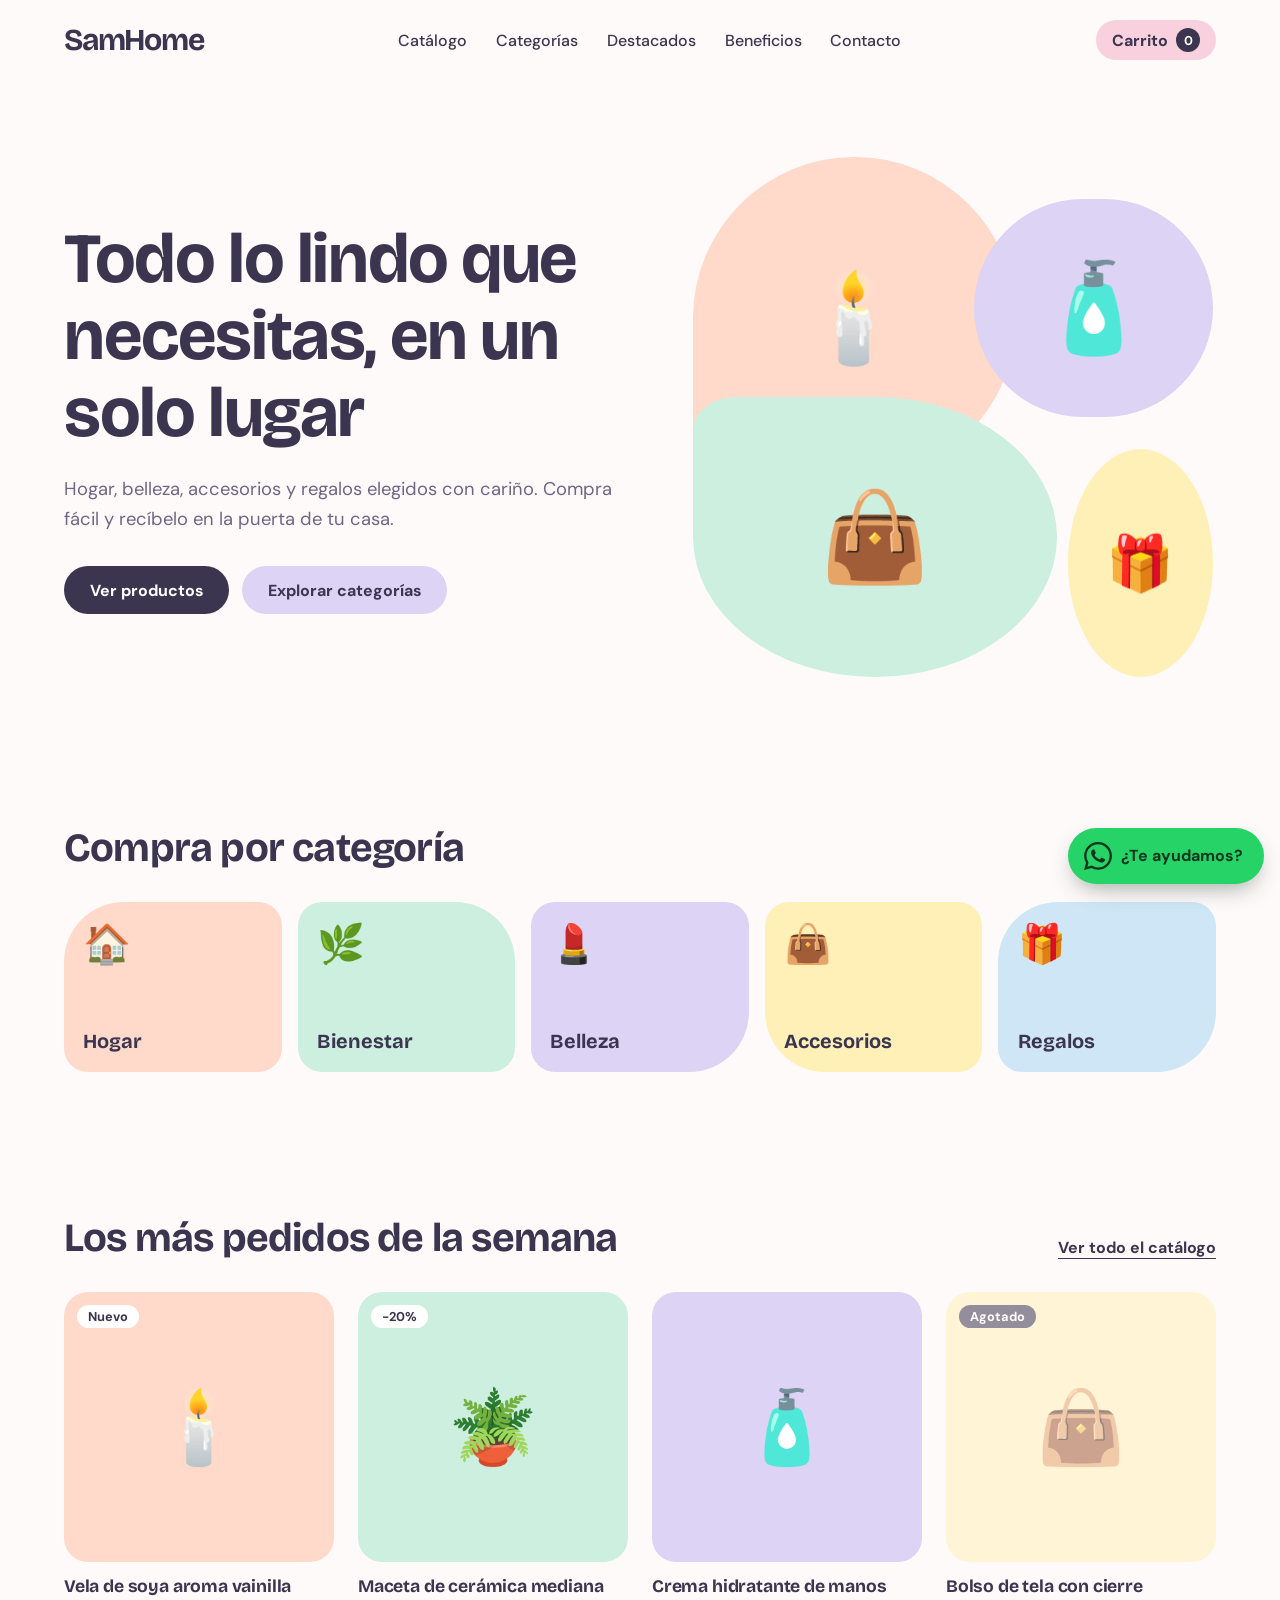
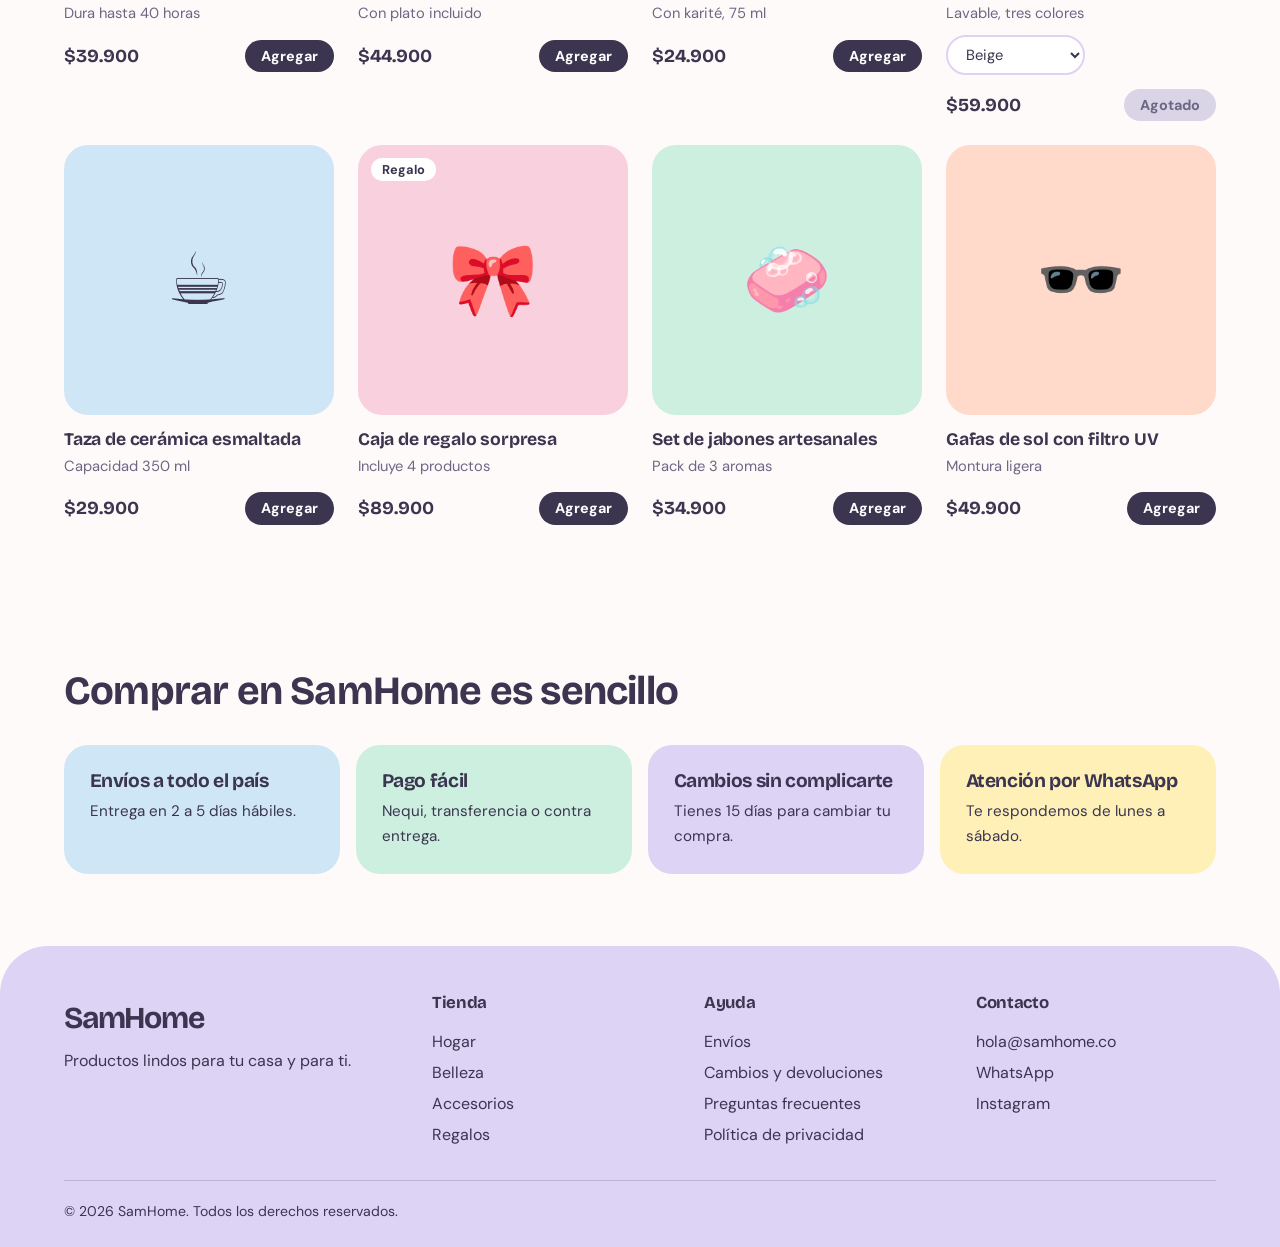
<file: index.html>
<!DOCTYPE html>
<html lang="es">
<head>
  <meta charset="UTF-8">
  <meta name="viewport" content="width=device-width, initial-scale=1">
  <title>SamHome ·</title>
  <meta name="description" content="Hogar, bienestar, belleza, accesorios y regalos en una sola tienda. Pide por WhatsApp y recibe en todo el país.">
  <meta name="theme-color" content="#dcd3f5">
  <link rel="canonical" href="https://mangelcrak.github.io/">
  <link rel="icon" href="data:image/svg+xml,%3Csvg xmlns='http://www.w3.org/2000/svg' viewBox='0 0 100 100'%3E%3Ctext y='.9em' font-size='90'%3E🏠%3C/text%3E%3C/svg%3E">
  <meta property="og:type" content="website">
  <meta property="og:site_name" content="SamHome">
  <meta property="og:locale" content="es_CO">
  <meta property="og:title" content="SamHome · Tienda de productos para tu día a día">
  <meta property="og:description" content="Hogar, bienestar, belleza, accesorios y regalos en una sola tienda. Pide por WhatsApp y recibe en todo el país.">
  <meta property="og:url" content="https://mangelcrak.github.io/">
  <meta property="og:image" content="https://mangelcrak.github.io/img/general/compartir.jpg">
  <meta name="twitter:card" content="summary_large_image">
  <script type="application/ld+json">
  {
    "@context": "https://schema.org",
    "@graph": [
      {
        "@type": "Store",
        "@id": "https://mangelcrak.github.io/#tienda",
        "name": "SamHome",
        "url": "https://mangelcrak.github.io/",
        "description": "Tienda en línea de hogar, bienestar, belleza, accesorios y regalos con envíos a todo el país.",
        "areaServed": "CO",
        "priceRange": "$$"
      },
      {
        "@type": "WebSite",
        "name": "SamHome",
        "url": "https://mangelcrak.github.io/",
        "inLanguage": "es"
      }
    ]
  }
  </script>
  <link rel="preconnect" href="https://fonts.googleapis.com">
  <link rel="preconnect" href="https://fonts.gstatic.com" crossorigin>
  <link href="https://fonts.googleapis.com/css2?family=Bricolage+Grotesque:opsz,wght@12..96,500;12..96,700&family=DM+Sans:wght@400;500;700&display=swap" rel="stylesheet">
  <link rel="stylesheet" href="css/styles.css">
</head>
<body>
<!--
  =================== GUÍA RÁPIDA PARA EDITAR ===================
  ✏️  SE PUEDE EDITAR LIBREMENTE: los textos entre etiquetas (títulos, párrafos,
      botones), los emojis y los precios o nombres de ejemplo.
  🙈  PARA OCULTAR UNA SECCIÓN: en VS Code selecciónala y presiona Ctrl+/ (Cmd+/ en Mac).
      Repite lo mismo para volver a mostrarla.
      Cada bloque de abajo dice si se puede ocultar o no.
  ⚠️  NO borres ni cambies: los "id" (id="productos", id="drawer", id="menu"...),
      los "class" ni las etiquetas script. El carrito, el menú y el catálogo dependen de ellos.
  📞  Número de WhatsApp, correo, Instagram, productos y categorías NO se cambian aquí:
      se cambian en el archivo productos.js
  ================================================================
-->

  <a class="saltar" href="#inicio">Saltar al contenido</a>
  <!-- <noscript><p class="aviso">Para ver los productos y comprar necesitas activar JavaScript en tu navegador.</p></noscript> -->

  <!-- ✏️ BARRA SUPERIOR (se puede editar y se puede ocultar completa).
       Cambia el texto del aviso o quita la oferta si no la ofreces. -->
  <p class="aviso" data-aviso></p> <!-- SE PUEDE AGREGAR UN MENSAJE DE OFERTA AQUÍ -->

  <!-- ⚠️ CABECERA: puedes cambiar el texto de los enlaces del menú (Catálogo, Categorías...).
       NO la ocultes ni cambies los id, el botón del carrito ni el botón del menú móvil. -->
  <header class="cabecera">
    <a class="logo" href="#inicio">SamHome</a>
    <nav class="menu" id="menu" aria-label="Principal">
      <a href="catalogo.html">Catálogo</a>
      <a href="#categorias">Categorías</a>
      <a href="#destacados">Destacados</a>
      <a href="#beneficios">Beneficios</a>
      <a href="#contacto">Contacto</a>
    </nav>
    <button class="carrito" id="abrir-carrito" aria-label="Carrito, 0 productos">Carrito <span id="contador">0</span></button>
    <button class="menu-btn" id="menu-btn" aria-expanded="false" aria-controls="menu" aria-label="Abrir menú"><span></span></button>
  </header>

  <main id="inicio">

    <!-- ✏️ PORTADA: cambia el título (h1), el párrafo y el texto de los botones.
       El grupo de emojis (hero__collage) se puede borrar u ocultar sin problema.
       La portada completa se puede ocultar. -->
    <section class="hero">
      <div class="hero__texto">
        <h1>Todo lo lindo que necesitas, en un solo lugar</h1>
        <p>Hogar, belleza, accesorios y regalos elegidos con cariño. Compra fácil y recíbelo en la puerta de tu casa.</p>
        <div class="hero__acciones">
          <a class="boton" href="#destacados">Ver productos</a>
          <a class="boton boton--suave" href="#categorias">Explorar categorías</a>
        </div>
      </div>

      <div class="hero__collage" aria-hidden="true">
        <span class="forma forma--1">🕯️</span>
        <span class="forma forma--2">🧴</span>
        <span class="forma forma--3">👜</span>
        <span class="forma forma--4">🎁</span>
      </div>
    </section>

    <!-- ✏️ CATEGORÍAS (se puede ocultar completa).
       Puedes cambiar nombre y emoji. Si agregas una nueva, copia una existente y deja el enlace
       como catalogo.html?cat=IDENTIFICADOR, igual al "id" de esa categoría en productos.js -->
    <section class="seccion" id="categorias">
      <h2>Compra por categoría</h2>
      <div class="categorias">
        <a class="cat cat--durazno" href="catalogo.html?cat=hogar"><span>🏠</span>Hogar</a>
        <a class="cat cat--menta" href="catalogo.html?cat=bienestar"><span>🌿</span>Bienestar</a>
        <a class="cat cat--lavanda" href="catalogo.html?cat=belleza"><span>💄</span>Belleza</a>
        <a class="cat cat--mantequilla" href="catalogo.html?cat=accesorios"><span>👜</span>Accesorios</a>
        <a class="cat cat--cielo" href="catalogo.html?cat=regalos"><span>🎁</span>Regalos</a>
      </div>
    </section>

    <!-- ⚠️ PRODUCTOS DESTACADOS: puedes cambiar el título y el texto del enlace.
       NO borres el div con id="productos": ahí se dibujan los productos que vienen de productos.js.
       Para quitar o agregar productos NO edites aquí, hazlo en productos.js -->
    <section class="seccion" id="destacados">
      <div class="seccion__cabecera">
        <h2>Los más pedidos de la semana</h2>
        <a class="enlace" href="catalogo.html">Ver todo el catálogo</a>
      </div>

      <div class="productos" id="productos"><p class="cargando">Cargando productos…</p></div>
    </section>

    <!-- ✏️ BENEFICIOS (se puede ocultar completa).
       Cambia los textos según tus condiciones reales de envío, pago y cambios. -->
    <section class="seccion beneficios" id="beneficios">
      <h2>Comprar en SamHome es sencillo</h2>
      <ul>
        <li class="tono-cielo"><h3>Envíos a todo el país</h3><p>Entrega en 2 a 5 días hábiles.</p></li>
        <li class="tono-menta"><h3>Pago fácil</h3><p>Nequi, transferencia o contra entrega.</p></li>
        <li class="tono-lavanda"><h3>Cambios sin complicarte</h3><p>Tienes 15 días para cambiar tu compra.</p></li>
        <li class="tono-mantequilla"><h3>Atención por WhatsApp</h3><p>Te respondemos de lunes a sábado.</p></li>
      </ul>
    </section>

    <!-- ✏️ SUSCRIPCIÓN (se puede ocultar completa).
       Se oculta sola hasta que pongas el enlace "boletin" en productos.js (ver GUIA-AJUSTES-AVANZADOS.md).
       Si la activas, cumple la promesa del 10% o cambia ese texto. -->
    <section class="boletin">
      <div>
        <h2>Recibe un 10% en tu primera compra</h2>
        <p>Suscríbete y te avisamos de lanzamientos y ofertas. Sin spam.</p>
      </div>
      <form class="boletin__form" id="boletin-form" action="#" method="post">
        <label class="sr" for="correo">Correo electrónico</label>
        <input id="correo" type="email" placeholder="tucorreo@ejemplo.com" required>
        <button class="boton" type="submit">Quiero mi descuento</button>
        <p class="boletin__estado" id="boletin-estado" role="status"></p>
        <p class="boletin__estado" id="boletin-estado" role="status"></p>
      </form>
    </section>
  </main>

  <!-- ✏️ PIE DE PÁGINA: puedes cambiar los textos y los enlaces de Tienda y Ayuda.
       El correo, WhatsApp e Instagram se llenan solos desde productos.js (no los cambies aquí).
       Los enlaces de Ayuda llevan a las páginas envios, cambios, preguntas frecuentes y privacidad. -->
  <footer class="pie" id="contacto">
    <div>
      <a class="logo" href="#inicio">SamHome</a>
      <p>Productos lindos para tu casa y para ti.</p>
    </div>
    <div>
      <h3>Tienda</h3>
      <a href="catalogo.html?cat=hogar">Hogar</a><a href="catalogo.html?cat=belleza">Belleza</a><a href="catalogo.html?cat=accesorios">Accesorios</a><a href="catalogo.html?cat=regalos">Regalos</a>
    </div>
    <div>
      <h3>Ayuda</h3>
      <a href="envios.html">Envíos</a><a href="cambios.html">Cambios y devoluciones</a><a href="preguntas-frecuentes.html">Preguntas frecuentes</a><a href="privacidad.html">Política de privacidad</a>
    </div>
    <div>
      <h3>Contacto</h3>
      <a href="mailto:hola@samhome.co" data-correo>hola@samhome.co</a><a href="#" data-whatsapp>WhatsApp</a><a href="#" data-instagram>Instagram</a>
    </div>
    <p class="pie__legal">© 2026 SamHome. Todos los derechos reservados.</p>
  </footer>

  <!-- ⚠️ CARRITO LATERAL: NO TOCAR NI OCULTAR. Es el panel que se abre al pulsar "Carrito". -->
  <div class="overlay" id="overlay"></div>
  <aside class="drawer" id="drawer" aria-label="Tu carrito">
    <div class="drawer__cab">
      <h2>Tu carrito</h2>
      <button class="drawer__cerrar" id="cerrar" aria-label="Cerrar carrito">✕</button>
    </div>

    <div class="drawer__cuerpo">
      <div id="vacio" class="vacio">
        <p>Aún no has agregado nada.</p>
        <button class="boton boton--suave" id="seguir">Ver productos</button>
      </div>
      <ul id="items" class="items"></ul>
    </div>

    <form class="drawer__pie" id="pedido" hidden>
      <p class="envio" id="envio" hidden></p>
      <p class="envio" id="envio" hidden></p>
      <p class="total"><span>Total</span><strong id="total">$0</strong></p>
      <label for="nombre">Tu nombre</label>
      <input id="nombre" required autocomplete="name">
      <label for="direccion">Ciudad y dirección de entrega</label>
      <input id="direccion" required autocomplete="street-address">
      <label for="notas">Notas (opcional)</label>
      <input id="notas" placeholder="Color, talla, hora de entrega…">
      <button class="boton boton--wa" type="submit">Enviar pedido por WhatsApp</button>
      <p class="nota">Confirmamos disponibilidad y envío por el chat. El pago se acuerda ahí.</p>
    </form>
  </aside>

  <!-- ⚠️ SCRIPTS: NO TOCAR NI CAMBIAR EL ORDEN. Hacen funcionar el carrito, el menú y el botón de WhatsApp. -->
  <script src="js/productos.js"></script>
  <script src="js/carrito.js"></script>
  <script src="js/menu.js"></script>
  <script src="js/ajustes.js"></script>
</body>
</html>
</file>
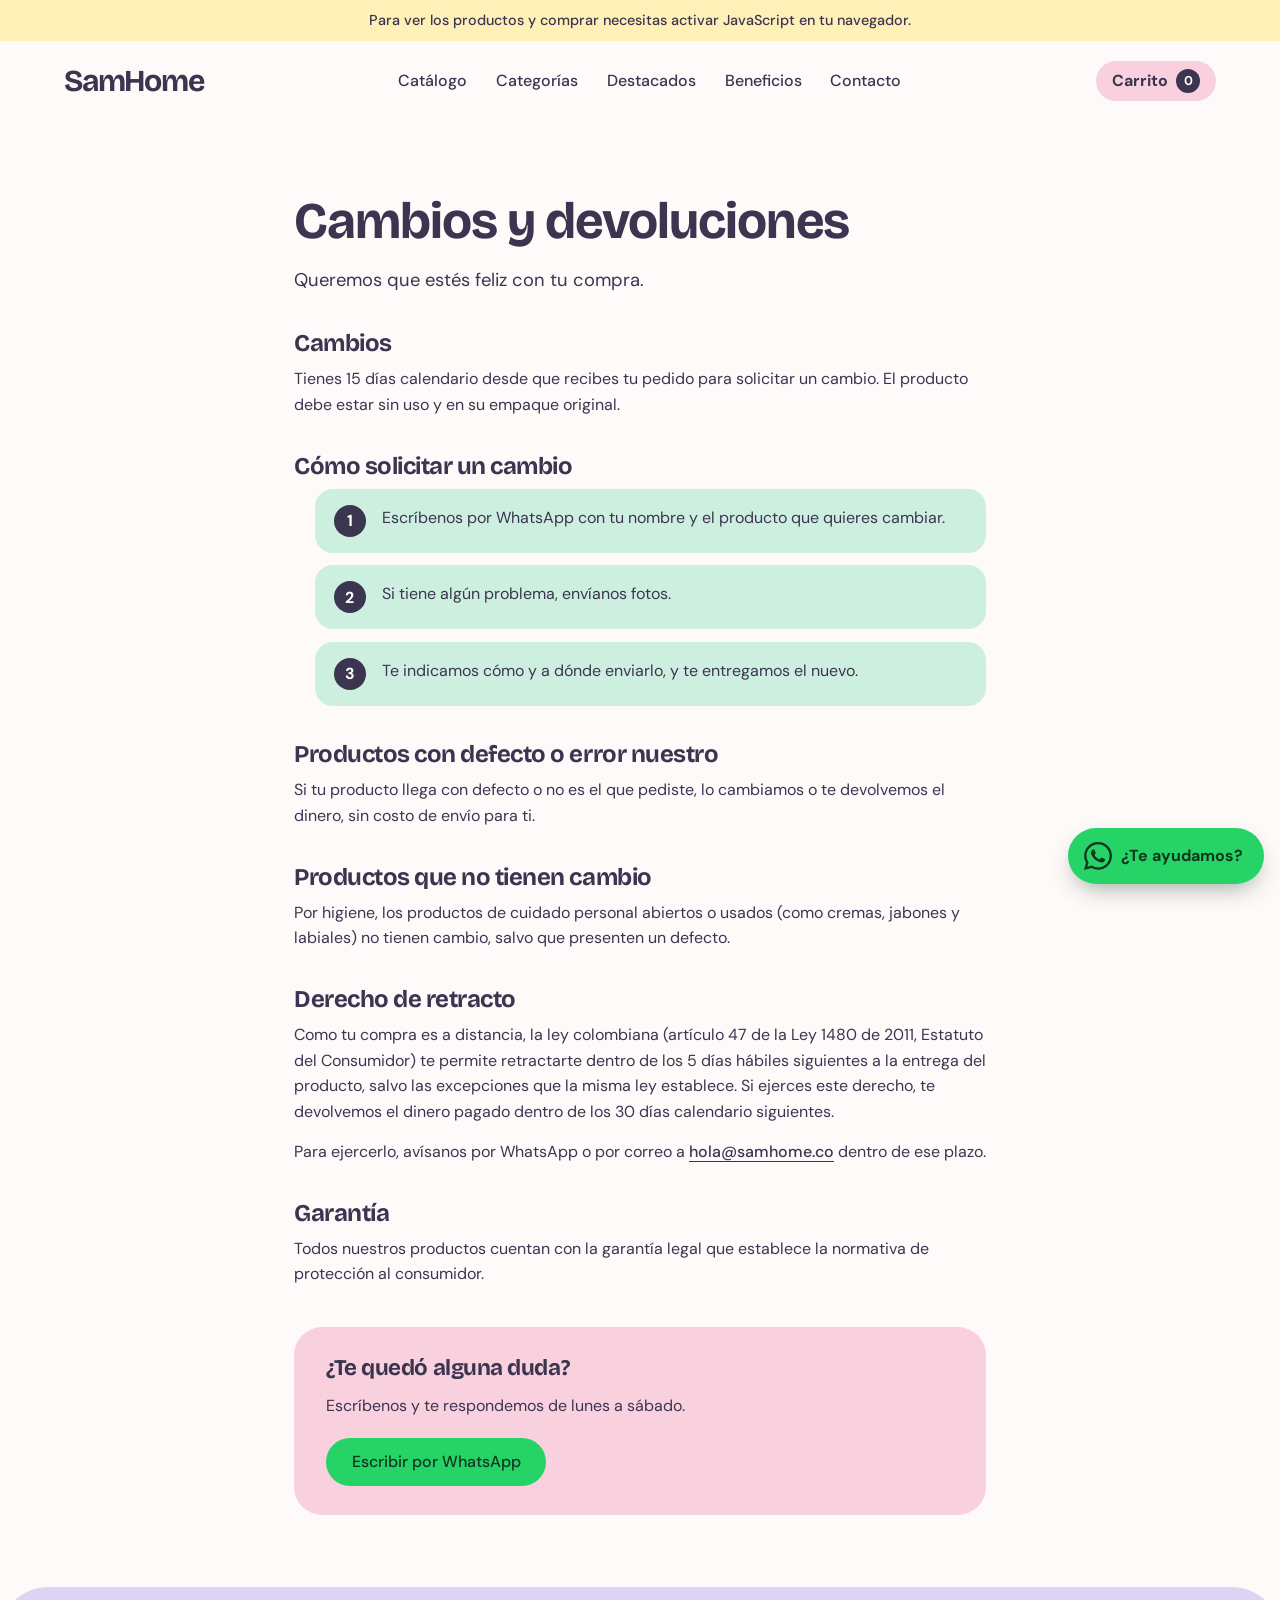
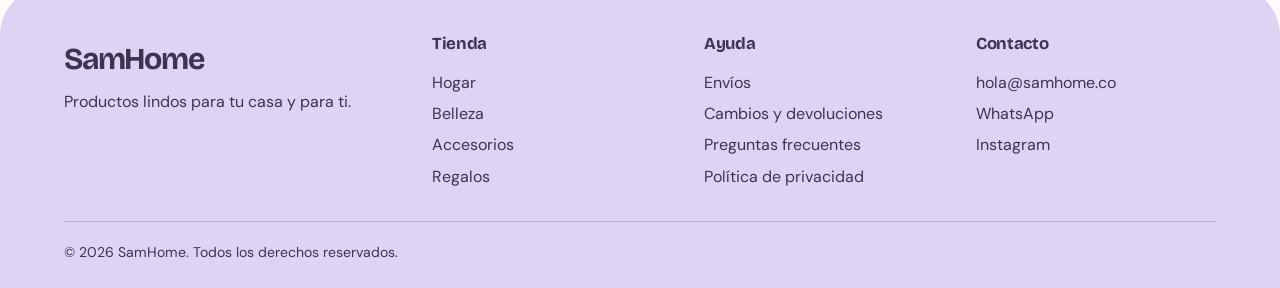
<file: cambios.html>
<!DOCTYPE html>
<html lang="es">
<head>
  <meta charset="UTF-8">
  <meta name="viewport" content="width=device-width, initial-scale=1">
  <title>Cambios y devoluciones · SamHome</title>
  <meta name="description" content="Plazos, condiciones y derecho de retracto para cambios y devoluciones en SamHome.">
  <meta name="theme-color" content="#dcd3f5">
  <link rel="canonical" href="https://mangelcrak.github.io/cambios.html">
  <link rel="icon" href="data:image/svg+xml,%3Csvg xmlns='http://www.w3.org/2000/svg' viewBox='0 0 100 100'%3E%3Ctext y='.9em' font-size='90'%3E🏠%3C/text%3E%3C/svg%3E">
  <meta property="og:type" content="website">
  <meta property="og:site_name" content="SamHome">
  <meta property="og:locale" content="es_CO">
  <meta property="og:title" content="Cambios y devoluciones · SamHome">
  <meta property="og:description" content="Plazos, condiciones y derecho de retracto para cambios y devoluciones en SamHome.">
  <meta property="og:url" content="https://mangelcrak.github.io/cambios.html">
  <meta property="og:image" content="https://mangelcrak.github.io/img/general/compartir.jpg">
  <meta name="twitter:card" content="summary_large_image">
  <link rel="preconnect" href="https://fonts.googleapis.com">
  <link rel="preconnect" href="https://fonts.gstatic.com" crossorigin>
  <link href="https://fonts.googleapis.com/css2?family=Bricolage+Grotesque:opsz,wght@12..96,500;12..96,700&family=DM+Sans:wght@400;500;700&display=swap" rel="stylesheet">
  <link rel="stylesheet" href="css/styles.css">
</head>
<body data-pagina="info">
<!--
  ✏️ REVISA ESTOS TEXTOS: son un modelo de ejemplo. Ajusta plazos y excepciones a tu política real. Conviene que un asesor legal los revise antes de vender (derecho de retracto, Ley 1480 de 2011).
  ⚠️ NO borres ni cambies los id, los class ni las etiquetas script.
  Datos como el monto de envío gratis, el correo y el WhatsApp salen de js/productos.js.
-->
  <a class="saltar" href="#contenido">Saltar al contenido</a>
  <noscript><p class="aviso">Para ver los productos y comprar necesitas activar JavaScript en tu navegador.</p></noscript>

  <p class="aviso">Para ver los productos y comprar necesitas activar JavaScript en tu navegador.</p></noscript>

  <!-- ✏️ BARRA SUPERIOR (se puede editar y se puede ocultar completa). -->
  <p class="aviso" data-aviso>Envío gratis en compras desde $150.000</p>

  <!-- ⚠️ CABECERA: puedes cambiar el texto de los enlaces del menú.
       NO la ocultes ni cambies los id, el botón del carrito ni el botón del menú móvil. -->
  <header class="cabecera">
    <a class="logo" href="index.html">SamHome</a>
    <nav class="menu" id="menu" aria-label="Principal">
      <a href="catalogo.html">Catálogo</a>
      <a href="index.html#categorias">Categorías</a>
      <a href="index.html#destacados">Destacados</a>
      <a href="index.html#beneficios">Beneficios</a>
      <a href="#contacto">Contacto</a>
    </nav>
    <button class="carrito" id="abrir-carrito" aria-label="Carrito, 0 productos">Carrito <span id="contador">0</span></button>
    <button class="menu-btn" id="menu-btn" aria-expanded="false" aria-controls="menu" aria-label="Abrir menú"><span></span></button>
  </header>

  <main id="contenido">
    <article class="seccion pagina">
      <h1>Cambios y devoluciones</h1>
      <p class="pagina__intro">Queremos que estés feliz con tu compra.</p>

      <h2>Cambios</h2>
      <p>Tienes 15 días calendario desde que recibes tu pedido para solicitar un cambio. El producto debe estar sin uso y en su empaque original.</p>

      <h2>Cómo solicitar un cambio</h2>
      <ol class="pasos">
        <li>Escríbenos por WhatsApp con tu nombre y el producto que quieres cambiar.</li>
        <li>Si tiene algún problema, envíanos fotos.</li>
        <li>Te indicamos cómo y a dónde enviarlo, y te entregamos el nuevo.</li>
      </ol>

      <h2>Productos con defecto o error nuestro</h2>
      <p>Si tu producto llega con defecto o no es el que pediste, lo cambiamos o te devolvemos el dinero, sin costo de envío para ti.</p>

      <h2>Productos que no tienen cambio</h2>
      <p>Por higiene, los productos de cuidado personal abiertos o usados (como cremas, jabones y labiales) no tienen cambio, salvo que presenten un defecto.</p>

      <h2>Derecho de retracto</h2>
      <p>Como tu compra es a distancia, la ley colombiana (artículo 47 de la Ley 1480 de 2011, Estatuto del Consumidor) te permite retractarte dentro de los 5 días hábiles siguientes a la entrega del producto, salvo las excepciones que la misma ley establece. Si ejerces este derecho, te devolvemos el dinero pagado dentro de los 30 días calendario siguientes.</p>
      <p>Para ejercerlo, avísanos por WhatsApp o por correo a <a href="#" data-correo>hola@samhome.co</a> dentro de ese plazo.</p>

      <h2>Garantía</h2>
      <p>Todos nuestros productos cuentan con la garantía legal que establece la normativa de protección al consumidor.</p>
      <div class="caja-ayuda">
        <h2>¿Te quedó alguna duda?</h2>
        <p>Escríbenos y te respondemos de lunes a sábado.</p>
        <a class="boton boton--wa" href="#" data-whatsapp>Escribir por WhatsApp</a>
      </div>
    </article>
  </main>

  <footer class="pie" id="contacto">
    <div>
      <a class="logo" href="index.html">SamHome</a>
      <p>Productos lindos para tu casa y para ti.</p>
    </div>
    <div>
      <h3>Tienda</h3>
      <a href="catalogo.html?cat=hogar">Hogar</a><a href="catalogo.html?cat=belleza">Belleza</a><a href="catalogo.html?cat=accesorios">Accesorios</a><a href="catalogo.html?cat=regalos">Regalos</a>
    </div>
    <div>
      <h3>Ayuda</h3>
      <a href="envios.html">Envíos</a><a href="cambios.html">Cambios y devoluciones</a><a href="preguntas-frecuentes.html">Preguntas frecuentes</a><a href="privacidad.html">Política de privacidad</a>
    </div>
    <div>
      <h3>Contacto</h3>
      <a href="mailto:hola@samhome.co" data-correo>hola@samhome.co</a><a href="#" data-whatsapp>WhatsApp</a><a href="#" data-instagram>Instagram</a>
    </div>
    <p class="pie__legal">© 2026 SamHome. Todos los derechos reservados.</p>
  </footer>

  <div class="overlay" id="overlay"></div>
  <aside class="drawer" id="drawer" aria-label="Tu carrito">
    <div class="drawer__cab">
      <h2>Tu carrito</h2>
      <button class="drawer__cerrar" id="cerrar" aria-label="Cerrar carrito">✕</button>
    </div>

    <div class="drawer__cuerpo">
      <div id="vacio" class="vacio">
        <p>Aún no has agregado nada.</p>
        <button class="boton boton--suave" id="seguir">Ver productos</button>
      </div>
      <ul id="items" class="items"></ul>
    </div>

    <form class="drawer__pie" id="pedido" hidden>
      <p class="envio" id="envio" hidden></p>
      <p class="envio" id="envio" hidden></p>
      <p class="total"><span>Total</span><strong id="total">$0</strong></p>
      <label for="nombre">Tu nombre</label>
      <input id="nombre" required autocomplete="name">
      <label for="direccion">Ciudad y dirección de entrega</label>
      <input id="direccion" required autocomplete="street-address">
      <label for="notas">Notas (opcional)</label>
      <input id="notas" placeholder="Color, talla, hora de entrega…">
      <button class="boton boton--wa" type="submit">Enviar pedido por WhatsApp</button>
      <p class="nota">Confirmamos disponibilidad y envío por el chat. El pago se acuerda ahí.</p>
    </form>
  </aside>

  <script src="js/productos.js"></script>
  <script src="js/carrito.js"></script>
  <script src="js/menu.js"></script>
  <script src="js/ajustes.js"></script>
</body>
</html>
</file>
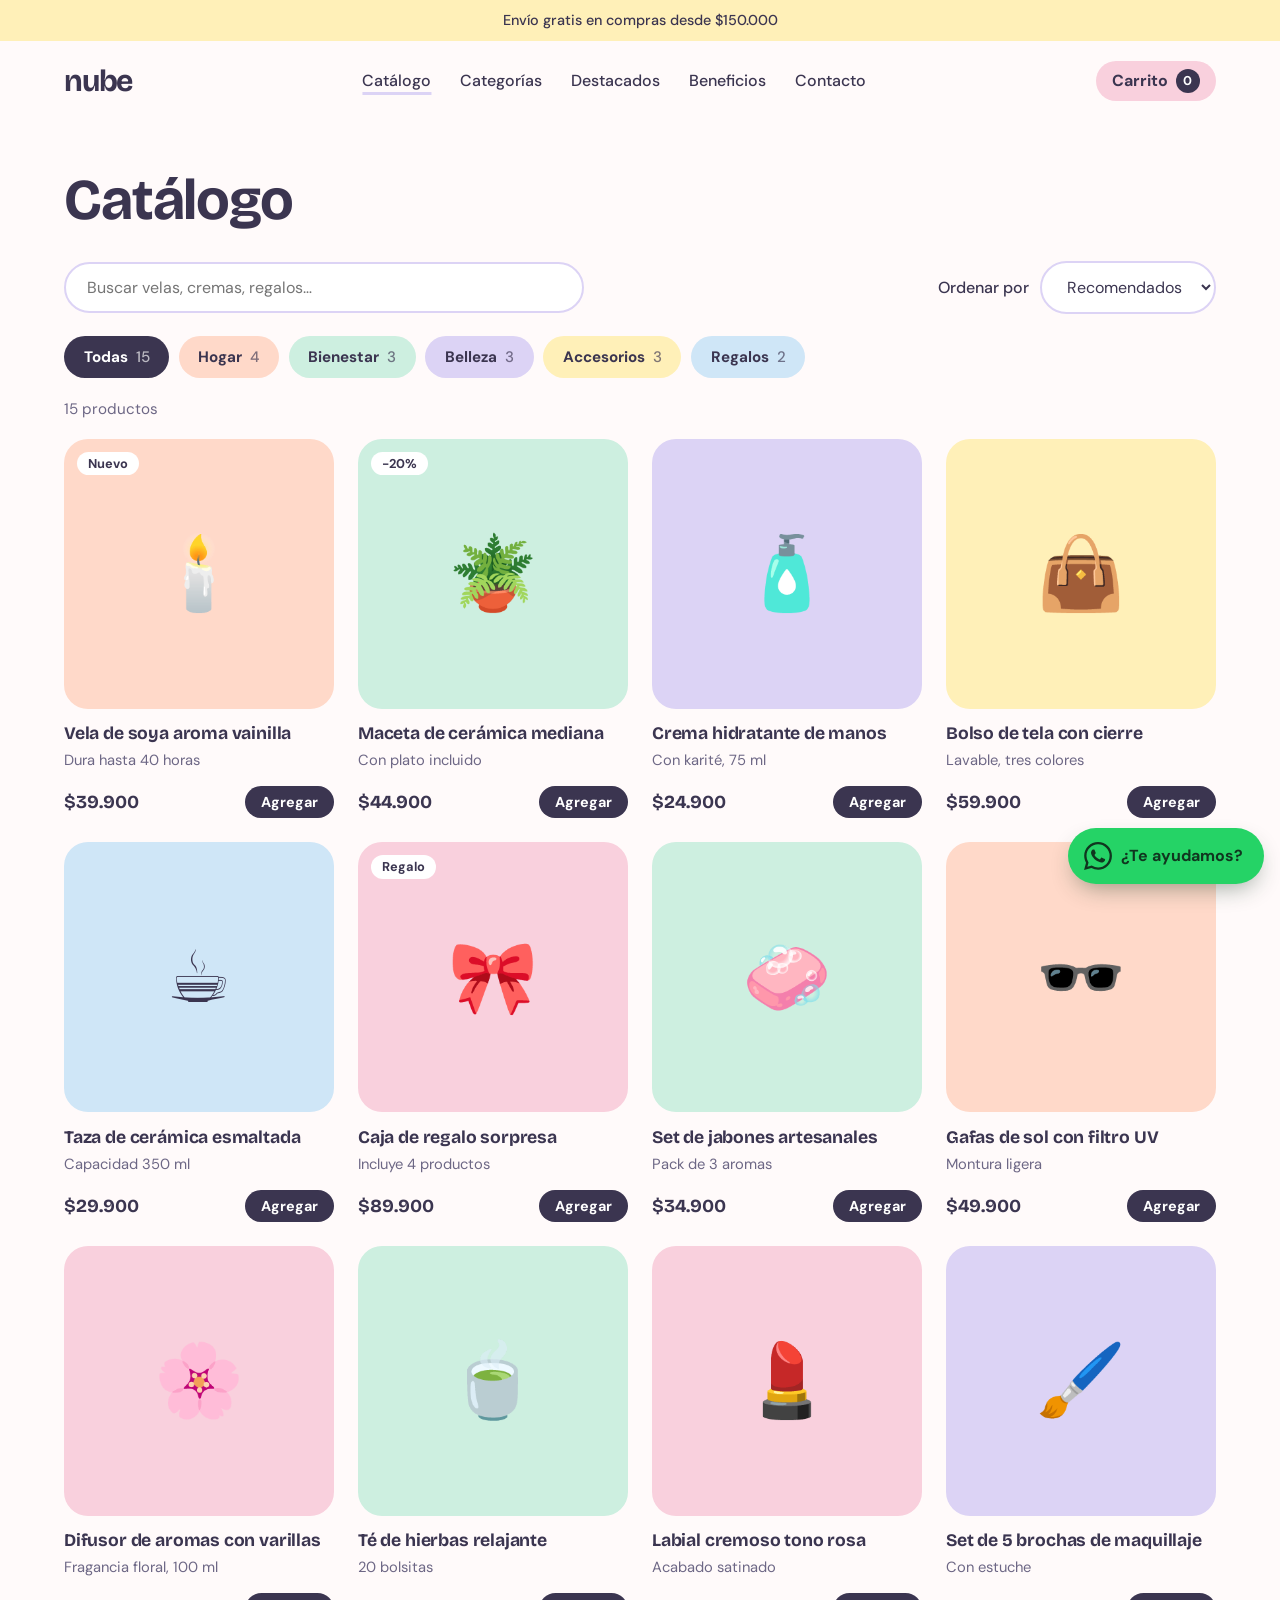
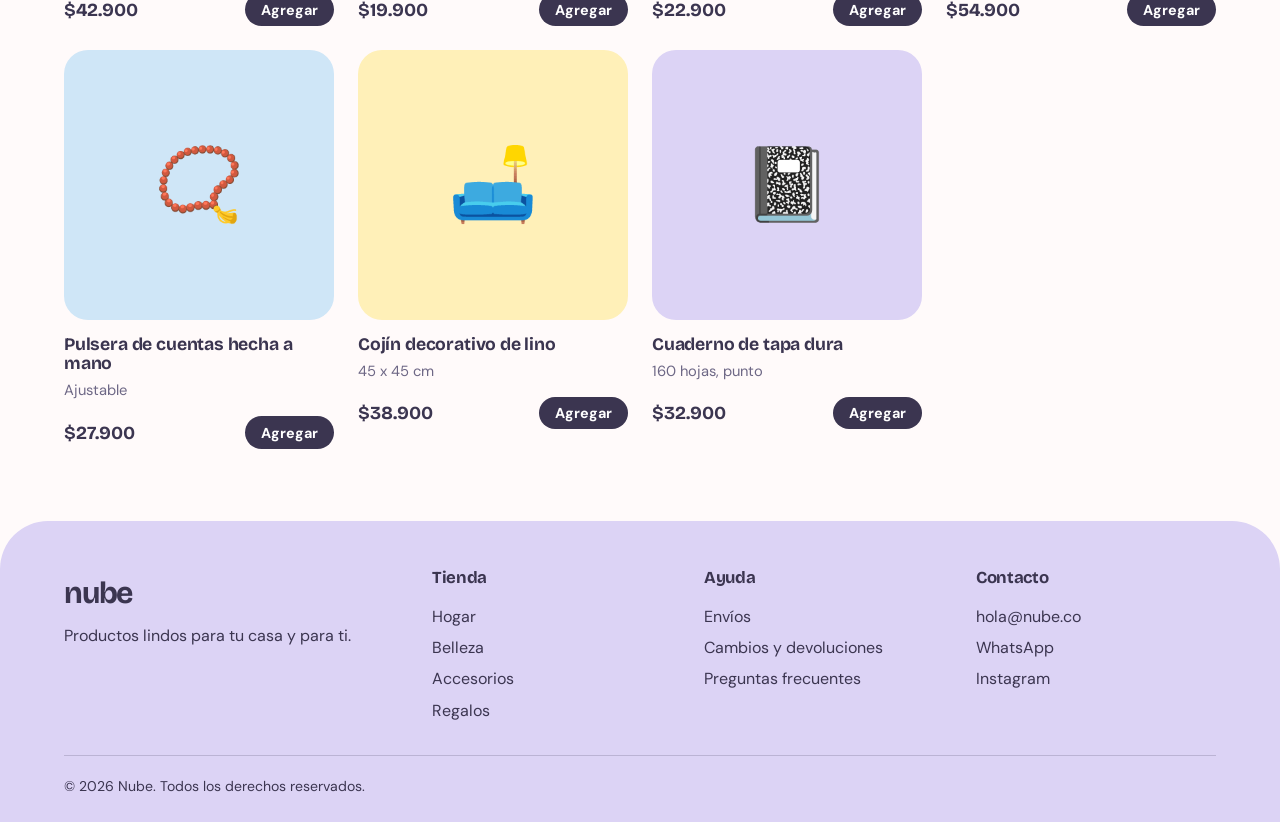
<file: Catalogo.html>
<!DOCTYPE html>
<html lang="es">
<head>
  <meta charset="UTF-8">
  <meta name="viewport" content="width=device-width, initial-scale=1">
  <title>Catálogo · Nube</title>
  <meta name="description" content="Mira todos los productos de Nube: hogar, bienestar, belleza, accesorios y regalos. Busca, filtra y pide por WhatsApp.">
  <meta name="theme-color" content="#dcd3f5">
  <link rel="canonical" href="https://www.tudominio.com/catalogo.html">
  <link rel="icon" href="data:image/svg+xml,%3Csvg xmlns='http://www.w3.org/2000/svg' viewBox='0 0 100 100'%3E%3Ctext y='.9em' font-size='90'%3E☁️%3C/text%3E%3C/svg%3E">
  <meta property="og:type" content="website">
  <meta property="og:site_name" content="Nube">
  <meta property="og:locale" content="es_CO">
  <meta property="og:title" content="Catálogo · Nube">
  <meta property="og:description" content="Mira todos los productos de Nube: hogar, bienestar, belleza, accesorios y regalos. Busca, filtra y pide por WhatsApp.">
  <meta property="og:url" content="https://www.tudominio.com/catalogo.html">
  <meta property="og:image" content="https://www.tudominio.com/img/compartir.jpg">
  <meta name="twitter:card" content="summary_large_image">
  <link rel="preconnect" href="https://fonts.googleapis.com">
  <link rel="preconnect" href="https://fonts.gstatic.com" crossorigin>
  <link href="https://fonts.googleapis.com/css2?family=Bricolage+Grotesque:opsz,wght@12..96,500;12..96,700&family=DM+Sans:wght@400;500;700&display=swap" rel="stylesheet">
  <link rel="stylesheet" href="styles.css">
</head>
<body data-pagina="catalogo">

  <a class="saltar" href="#contenido">Saltar al contenido</a>
  <noscript><p class="aviso">Para ver los productos y comprar necesitas activar JavaScript en tu navegador.</p></noscript>

  <p class="aviso">Envío gratis en compras desde $150.000</p>

  <header class="cabecera">
    <a class="logo" href="index.html">nube</a>
    <nav class="menu" id="menu" aria-label="Principal">
      <a href="catalogo.html" aria-current="page">Catálogo</a>
      <a href="index.html#categorias">Categorías</a>
      <a href="#destacados">Destacados</a>
      <a href="index.html#beneficios">Beneficios</a>
      <a href="#contacto">Contacto</a>
    </nav>
    <button class="carrito" id="abrir-carrito" aria-label="Carrito, 0 productos">Carrito <span id="contador">0</span></button>
    <button class="menu-btn" id="menu-btn" aria-expanded="false" aria-controls="menu" aria-label="Abrir menú"><span></span></button>
  </header>

  <main id="contenido">
    <section class="seccion catalogo">
      <h1 class="catalogo__titulo">Catálogo</h1>

      <div class="herramientas">
        <div class="buscador">
          <label class="sr" for="buscar">Buscar productos</label>
          <input id="buscar" type="search" placeholder="Buscar velas, cremas, regalos…" autocomplete="off">
        </div>
        <div class="orden">
          <label for="orden">Ordenar por</label>
          <select id="orden">
            <option value="relevancia">Recomendados</option>
            <option value="menor">Menor precio</option>
            <option value="mayor">Mayor precio</option>
            <option value="nombre">Nombre A–Z</option>
          </select>
        </div>
      </div>

      <div class="chips" id="chips" role="group" aria-label="Filtrar por categoría"></div>

      <p class="resultado" id="resultado" aria-live="polite"></p>
      <div class="productos" id="productos"></div>

      <div class="sin-resultados" id="sin-resultados" hidden>
        <h2>No encontramos productos con esa búsqueda</h2>
        <p>Prueba con otra palabra o revisa todas las categorías.</p>
        <button class="boton boton--suave" id="limpiar">Quitar filtros</button>
      </div>
    </section>
  </main>

  <footer class="pie" id="contacto">
    <div>
      <a class="logo" href="index.html">nube</a>
      <p>Productos lindos para tu casa y para ti.</p>
    </div>
    <div>
      <h3>Tienda</h3>
      <a href="catalogo.html?cat=hogar">Hogar</a><a href="catalogo.html?cat=belleza">Belleza</a><a href="catalogo.html?cat=accesorios">Accesorios</a><a href="catalogo.html?cat=regalos">Regalos</a>
    </div>
    <div>
      <h3>Ayuda</h3>
      <a href="#">Envíos</a><a href="#">Cambios y devoluciones</a><a href="#">Preguntas frecuentes</a>
    </div>
    <div>
      <h3>Contacto</h3>
      <a href="mailto:hola@nube.co">hola@nube.co</a><a href="#">WhatsApp</a><a href="#">Instagram</a>
    </div>
    <p class="pie__legal">© 2026 Nube. Todos los derechos reservados.</p>
  </footer>

  <div class="overlay" id="overlay"></div>
  <aside class="drawer" id="drawer" aria-label="Tu carrito">
    <div class="drawer__cab">
      <h2>Tu carrito</h2>
      <button class="drawer__cerrar" id="cerrar" aria-label="Cerrar carrito">✕</button>
    </div>

    <div class="drawer__cuerpo">
      <div id="vacio" class="vacio">
        <p>Aún no has agregado nada.</p>
        <button class="boton boton--suave" id="seguir">Ver productos</button>
      </div>
      <ul id="items" class="items"></ul>
    </div>

    <form class="drawer__pie" id="pedido" hidden>
      <p class="total"><span>Total</span><strong id="total">$0</strong></p>
      <label for="nombre">Tu nombre</label>
      <input id="nombre" required autocomplete="name">
      <label for="direccion">Ciudad y dirección de entrega</label>
      <input id="direccion" required autocomplete="street-address">
      <label for="notas">Notas (opcional)</label>
      <input id="notas" placeholder="Color, talla, hora de entrega…">
      <button class="boton boton--wa" type="submit">Enviar pedido por WhatsApp</button>
      <p class="nota">Confirmamos disponibilidad y envío por el chat. El pago se acuerda ahí.</p>
    </form>
  </aside>

  <script src="productos.js"></script>
  <script src="carrito.js"></script>
  <script src="catalogo.js"></script>
  <script src="menu.js"></script>
  <script src="whatsapp.js"></script>
</body>
</html>
</file>
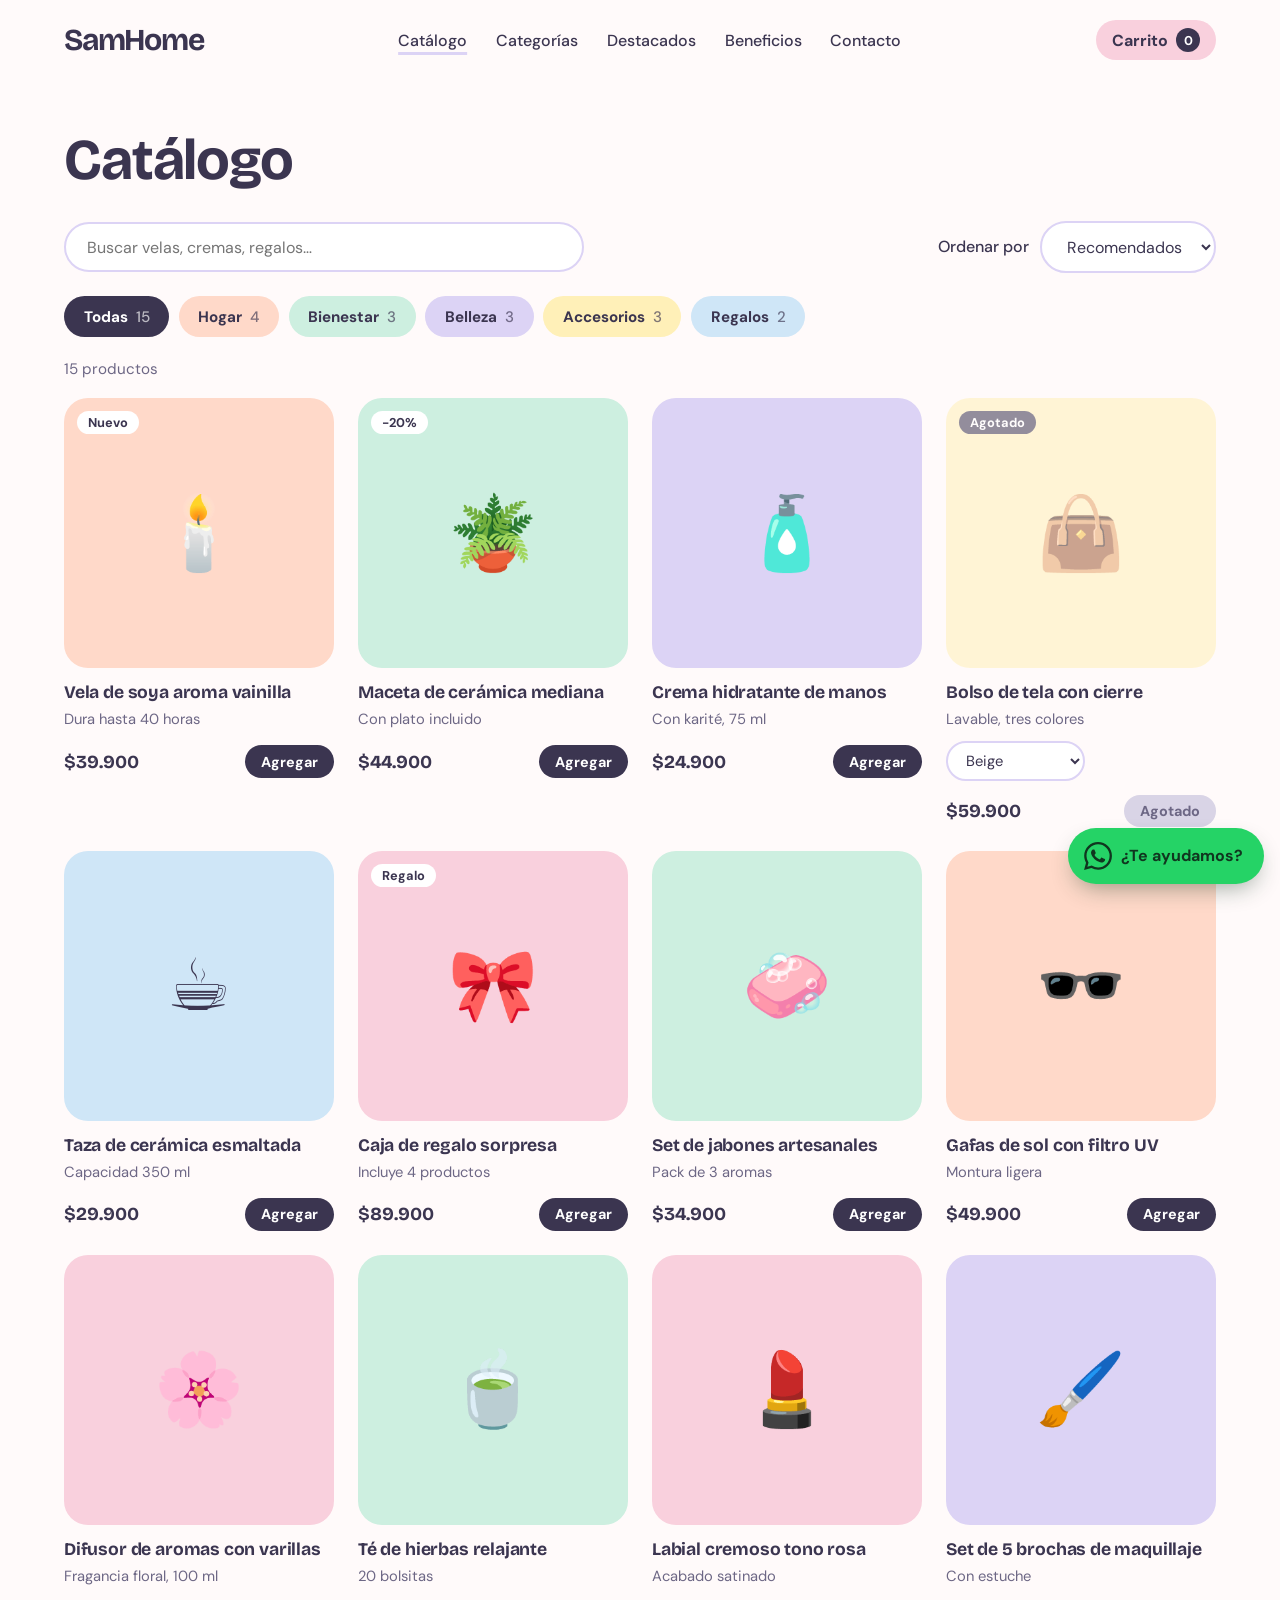
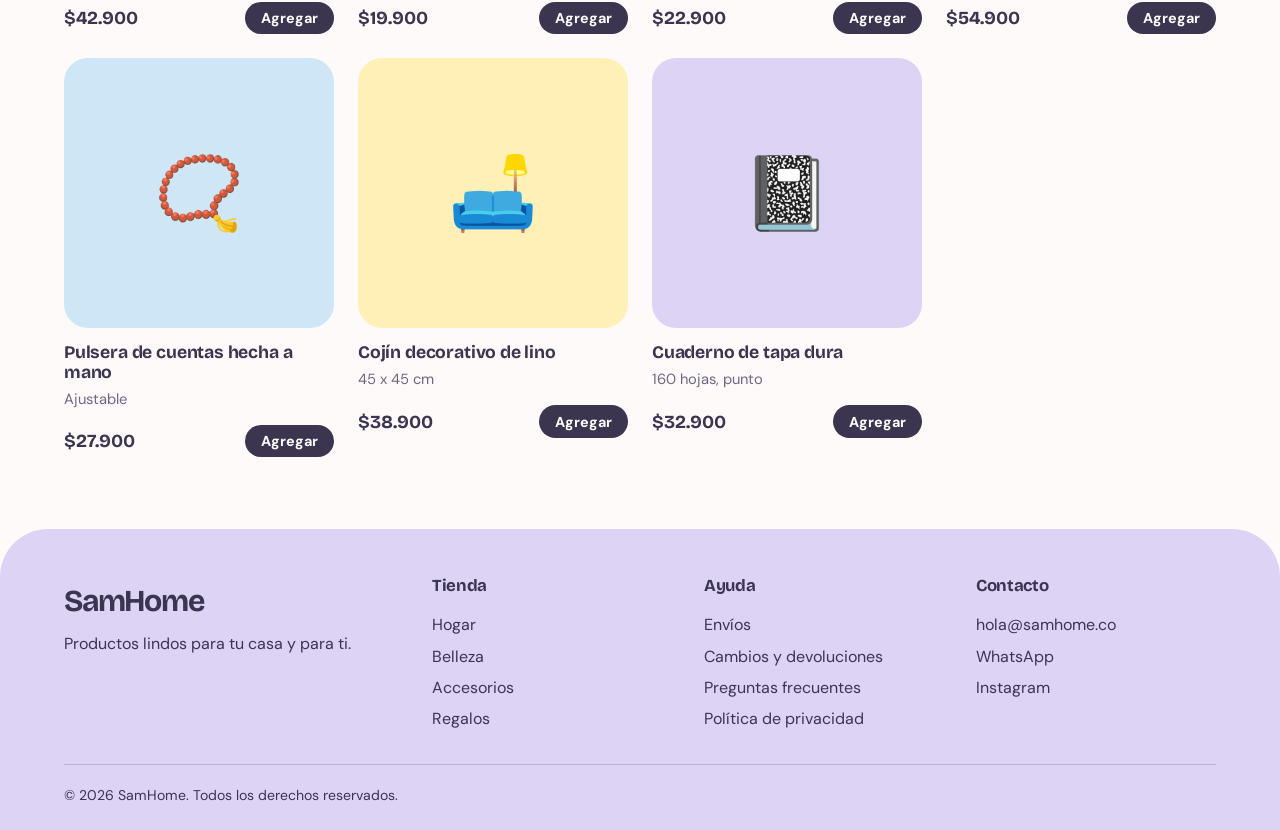
<file: catalogo.html>
<!DOCTYPE html>
<html lang="es">
<head>
  <meta charset="UTF-8">
  <meta name="viewport" content="width=device-width, initial-scale=1">
  <title>Catálogo · SamHome</title>
  <meta name="description" content="Mira todos los productos de SamHome: hogar, bienestar, belleza, accesorios y regalos. Busca, filtra y pide por WhatsApp.">
  <meta name="theme-color" content="#dcd3f5">
  <link rel="canonical" href="https://mangelcrak.github.io/catalogo.html">
  <link rel="icon" href="data:image/svg+xml,%3Csvg xmlns='http://www.w3.org/2000/svg' viewBox='0 0 100 100'%3E%3Ctext y='.9em' font-size='90'%3E🏠%3C/text%3E%3C/svg%3E">
  <meta property="og:type" content="website">
  <meta property="og:site_name" content="SamHome">
  <meta property="og:locale" content="es_CO">
  <meta property="og:title" content="Catálogo · SamHome">
  <meta property="og:description" content="Mira todos los productos de SamHome: hogar, bienestar, belleza, accesorios y regalos. Busca, filtra y pide por WhatsApp.">
  <meta property="og:url" content="https://mangelcrak.github.io/catalogo.html">
  <meta property="og:image" content="https://mangelcrak.github.io/img/general/compartir.jpg">
  <meta name="twitter:card" content="summary_large_image">
  <link rel="preconnect" href="https://fonts.googleapis.com">
  <link rel="preconnect" href="https://fonts.gstatic.com" crossorigin>
  <link href="https://fonts.googleapis.com/css2?family=Bricolage+Grotesque:opsz,wght@12..96,500;12..96,700&family=DM+Sans:wght@400;500;700&display=swap" rel="stylesheet">
  <link rel="stylesheet" href="css/styles.css">
</head>
<body data-pagina="catalogo">
<!--
  =================== GUÍA RÁPIDA PARA EDITAR ===================
  ✏️  SE PUEDE EDITAR LIBREMENTE: los textos entre etiquetas (títulos, párrafos,
      botones), los emojis y los precios o nombres de ejemplo.
  🙈  PARA OCULTAR UNA SECCIÓN: en VS Code selecciónala y presiona Ctrl+/ (Cmd+/ en Mac).
      Repite lo mismo para volver a mostrarla.
      Cada bloque de abajo dice si se puede ocultar o no.
  ⚠️  NO borres ni cambies: los "id" (id="productos", id="drawer", id="menu"...),
      los "class" ni las etiquetas script. El carrito, el menú y el catálogo dependen de ellos.
  📞  Número de WhatsApp, correo, Instagram, productos y categorías NO se cambian aquí:
      se cambian en el archivo productos.js
  ================================================================
-->

  <a class="saltar" href="#contenido">Saltar al contenido</a>
  <noscript><p class="aviso">Para ver los productos y comprar necesitas activar JavaScript en tu navegador.</p></noscript>

  <!-- ✏️ BARRA SUPERIOR (se puede editar y se puede ocultar completa). -->
  <p class="aviso" data-aviso>Envío gratis en compras desde $150.000</p>

  <!-- ⚠️ CABECERA: puedes cambiar el texto de los enlaces del menú.
       NO la ocultes ni cambies los id, el botón del carrito ni el botón del menú móvil. -->
  <header class="cabecera">
    <a class="logo" href="index.html">SamHome</a>
    <nav class="menu" id="menu" aria-label="Principal">
      <a href="catalogo.html" aria-current="page">Catálogo</a>
      <a href="index.html#categorias">Categorías</a>
      <a href="index.html#destacados">Destacados</a>
      <a href="index.html#beneficios">Beneficios</a>
      <a href="#contacto">Contacto</a>
    </nav>
    <button class="carrito" id="abrir-carrito" aria-label="Carrito, 0 productos">Carrito <span id="contador">0</span></button>
    <button class="menu-btn" id="menu-btn" aria-expanded="false" aria-controls="menu" aria-label="Abrir menú"><span></span></button>
  </header>

  <main id="contenido">
    <!-- ⚠️ CATÁLOGO: puedes cambiar el título (h1) y los textos de ayuda.
       NO borres ni cambies los id (buscar, orden, chips, productos, resultado, sin-resultados, limpiar):
       el buscador y los filtros dependen de ellos. Los productos se editan en productos.js -->
    <section class="seccion catalogo">
      <h1 class="catalogo__titulo">Catálogo</h1>

      <div class="herramientas">
        <div class="buscador">
          <label class="sr" for="buscar">Buscar productos</label>
          <input id="buscar" type="search" placeholder="Buscar velas, cremas, regalos…" autocomplete="off">
        </div>
        <div class="orden">
          <label for="orden">Ordenar por</label>
          <select id="orden">
            <option value="relevancia">Recomendados</option>
            <option value="menor">Menor precio</option>
            <option value="mayor">Mayor precio</option>
            <option value="nombre">Nombre A–Z</option>
          </select>
        </div>
      </div>

      <div class="chips" id="chips" role="group" aria-label="Filtrar por categoría"></div>

      <p class="resultado" id="resultado" aria-live="polite"></p>
      <div class="productos" id="productos"><p class="cargando">Cargando productos…</p></div>

      <div class="sin-resultados" id="sin-resultados" hidden>
        <h2>No encontramos productos con esa búsqueda</h2>
        <p>Prueba con otra palabra o revisa todas las categorías.</p>
        <button class="boton boton--suave" id="limpiar">Quitar filtros</button>
      </div>
    </section>
  </main>

  <!-- ✏️ PIE DE PÁGINA: igual que en el inicio. Correo, WhatsApp e Instagram se cambian en productos.js -->
  <footer class="pie" id="contacto">
    <div>
      <a class="logo" href="index.html">SamHome</a>
      <p>Productos lindos para tu casa y para ti.</p>
    </div>
    <div>
      <h3>Tienda</h3>
      <a href="catalogo.html?cat=hogar">Hogar</a><a href="catalogo.html?cat=belleza">Belleza</a><a href="catalogo.html?cat=accesorios">Accesorios</a><a href="catalogo.html?cat=regalos">Regalos</a>
    </div>
    <div>
      <h3>Ayuda</h3>
      <a href="envios.html">Envíos</a><a href="cambios.html">Cambios y devoluciones</a><a href="preguntas-frecuentes.html">Preguntas frecuentes</a><a href="privacidad.html">Política de privacidad</a>
    </div>
    <div>
      <h3>Contacto</h3>
      <a href="mailto:hola@samhome.co" data-correo>hola@samhome.co</a><a href="#" data-whatsapp>WhatsApp</a><a href="#" data-instagram>Instagram</a>
    </div>
    <p class="pie__legal">© 2026 SamHome. Todos los derechos reservados.</p>
  </footer>

  <!-- ⚠️ CARRITO LATERAL: NO TOCAR NI OCULTAR. -->
  <div class="overlay" id="overlay"></div>
  <aside class="drawer" id="drawer" aria-label="Tu carrito">
    <div class="drawer__cab">
      <h2>Tu carrito</h2>
      <button class="drawer__cerrar" id="cerrar" aria-label="Cerrar carrito">✕</button>
    </div>

    <div class="drawer__cuerpo">
      <div id="vacio" class="vacio">
        <p>Aún no has agregado nada.</p>
        <button class="boton boton--suave" id="seguir">Ver productos</button>
      </div>
      <ul id="items" class="items"></ul>
    </div>

    <form class="drawer__pie" id="pedido" hidden>
      <p class="envio" id="envio" hidden></p>
      <p class="envio" id="envio" hidden></p>
      <p class="total"><span>Total</span><strong id="total">$0</strong></p>
      <label for="nombre">Tu nombre</label>
      <input id="nombre" required autocomplete="name">
      <label for="direccion">Ciudad y dirección de entrega</label>
      <input id="direccion" required autocomplete="street-address">
      <label for="notas">Notas (opcional)</label>
      <input id="notas" placeholder="Color, talla, hora de entrega…">
      <button class="boton boton--wa" type="submit">Enviar pedido por WhatsApp</button>
      <p class="nota">Confirmamos disponibilidad y envío por el chat. El pago se acuerda ahí.</p>
    </form>
  </aside>

  <!-- ⚠️ SCRIPTS: NO TOCAR NI CAMBIAR EL ORDEN. -->
  <script src="js/productos.js"></script>
  <script src="js/carrito.js"></script>
  <script src="js/catalogo.js"></script>
  <script src="js/menu.js"></script>
  <script src="js/ajustes.js"></script>
</body>
</html>
</file>
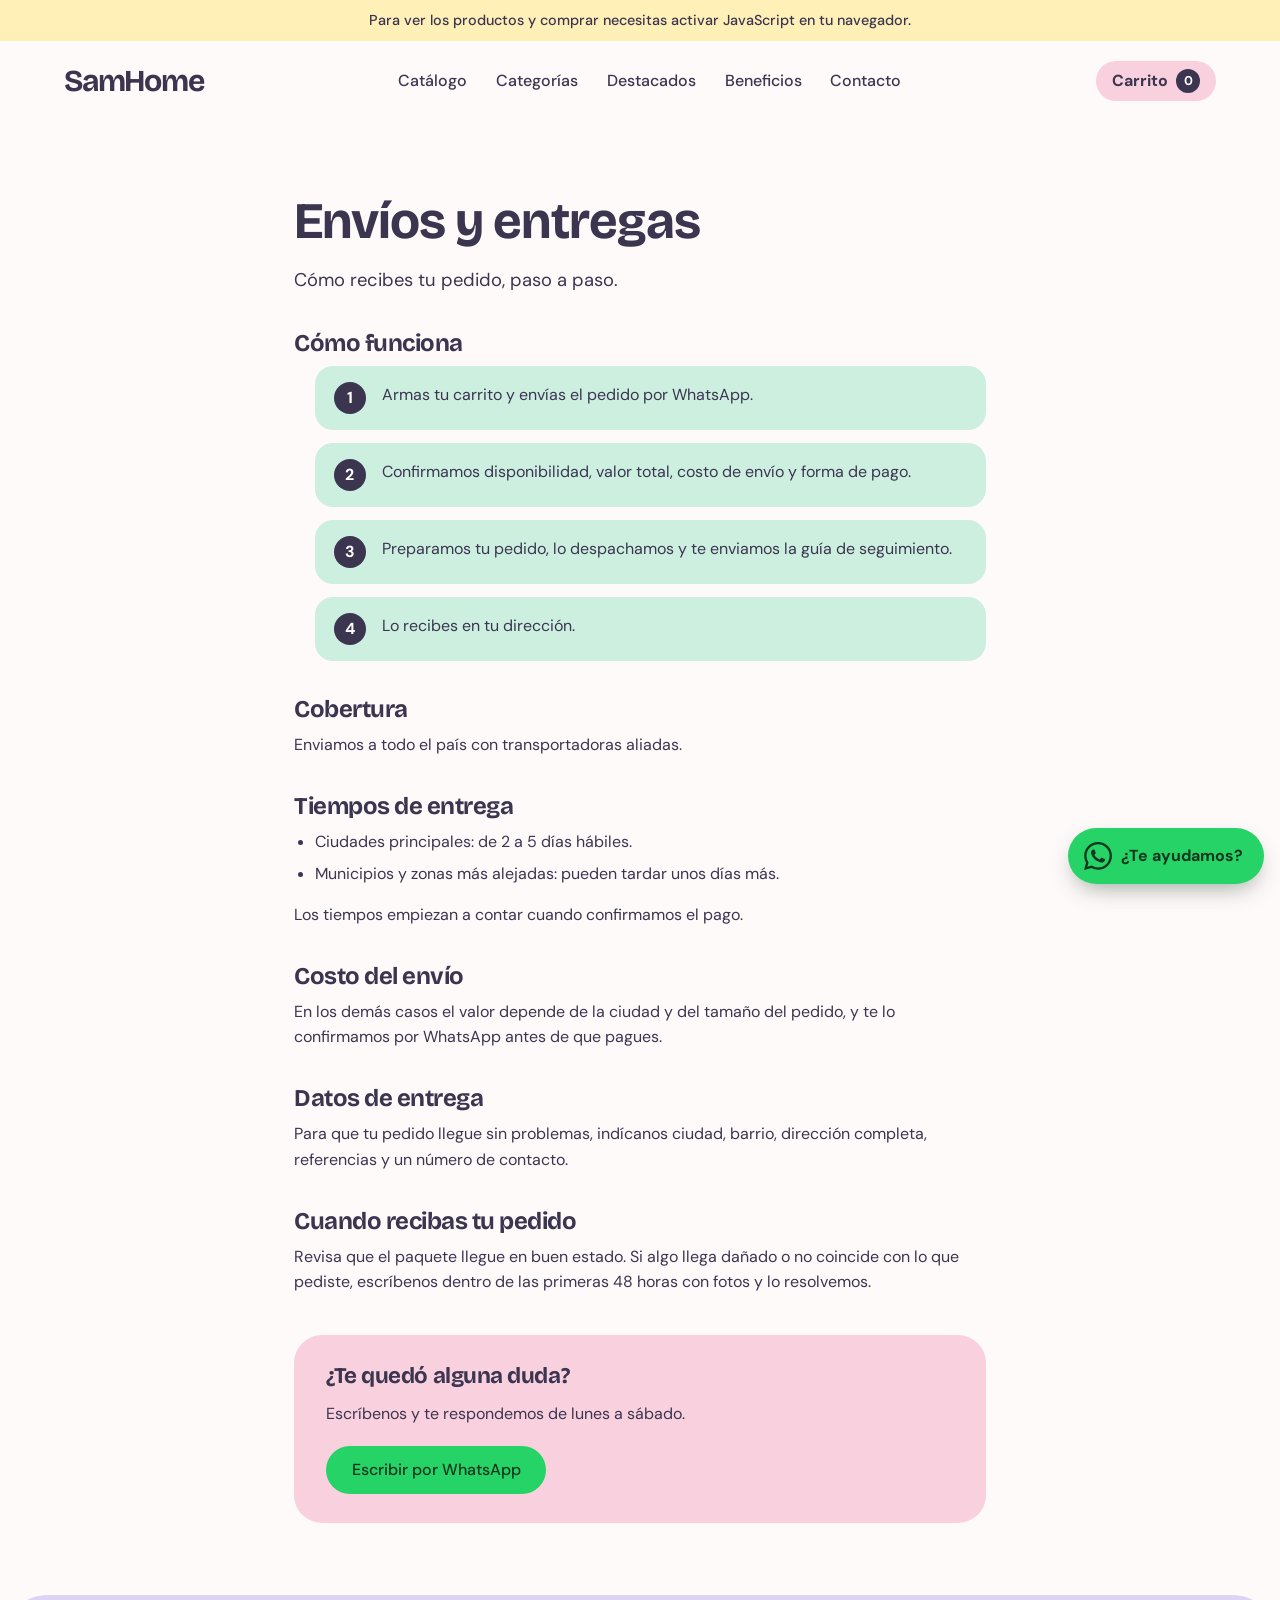
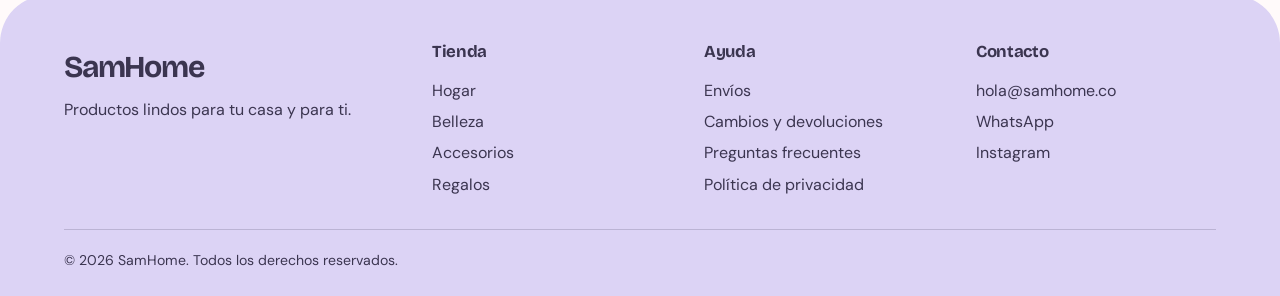
<file: envios.html>
<!DOCTYPE html>
<html lang="es">
<head>
  <meta charset="UTF-8">
  <meta name="viewport" content="width=device-width, initial-scale=1">
  <title>Envíos y entregas · SamHome</title>
  <meta name="description" content="Cobertura, tiempos y costo de envío de los pedidos de SamHome a todo el país.">
  <meta name="theme-color" content="#dcd3f5">
  <link rel="canonical" href="https://mangelcrak.github.io/envios.html">
  <link rel="icon" href="data:image/svg+xml,%3Csvg xmlns='http://www.w3.org/2000/svg' viewBox='0 0 100 100'%3E%3Ctext y='.9em' font-size='90'%3E🏠%3C/text%3E%3C/svg%3E">
  <meta property="og:type" content="website">
  <meta property="og:site_name" content="SamHome">
  <meta property="og:locale" content="es_CO">
  <meta property="og:title" content="Envíos y entregas · SamHome">
  <meta property="og:description" content="Cobertura, tiempos y costo de envío de los pedidos de SamHome a todo el país.">
  <meta property="og:url" content="https://mangelcrak.github.io/envios.html">
  <meta property="og:image" content="https://mangelcrak.github.io/img/general/compartir.jpg">
  <meta name="twitter:card" content="summary_large_image">
  <link rel="preconnect" href="https://fonts.googleapis.com">
  <link rel="preconnect" href="https://fonts.gstatic.com" crossorigin>
  <link href="https://fonts.googleapis.com/css2?family=Bricolage+Grotesque:opsz,wght@12..96,500;12..96,700&family=DM+Sans:wght@400;500;700&display=swap" rel="stylesheet">
  <link rel="stylesheet" href="css/styles.css">
</head>
<body data-pagina="info">
<!--
  ✏️ REVISA ESTOS TEXTOS: son un modelo de ejemplo. Ajusta tiempos, cobertura y costos a tu operación real.
  ⚠️ NO borres ni cambies los id, los class ni las etiquetas script.
  Datos como el monto de envío gratis, el correo y el WhatsApp salen de js/productos.js.
-->
  <a class="saltar" href="#contenido">Saltar al contenido</a>
  <noscript><p class="aviso">Para ver los productos y comprar necesitas activar JavaScript en tu navegador.</p></noscript>

  <p class="aviso">Para ver los productos y comprar necesitas activar JavaScript en tu navegador.</p></noscript>

  <!-- ✏️ BARRA SUPERIOR (se puede editar y se puede ocultar completa). -->
  <p class="aviso" data-aviso>Envío gratis en compras desde $150.000</p>

  <!-- ⚠️ CABECERA: puedes cambiar el texto de los enlaces del menú.
       NO la ocultes ni cambies los id, el botón del carrito ni el botón del menú móvil. -->
  <header class="cabecera">
    <a class="logo" href="index.html">SamHome</a>
    <nav class="menu" id="menu" aria-label="Principal">
      <a href="catalogo.html">Catálogo</a>
      <a href="index.html#categorias">Categorías</a>
      <a href="index.html#destacados">Destacados</a>
      <a href="index.html#beneficios">Beneficios</a>
      <a href="#contacto">Contacto</a>
    </nav>
    <button class="carrito" id="abrir-carrito" aria-label="Carrito, 0 productos">Carrito <span id="contador">0</span></button>
    <button class="menu-btn" id="menu-btn" aria-expanded="false" aria-controls="menu" aria-label="Abrir menú"><span></span></button>
  </header>

  <main id="contenido">
    <article class="seccion pagina">
      <h1>Envíos y entregas</h1>
      <p class="pagina__intro">Cómo recibes tu pedido, paso a paso.</p>

      <h2>Cómo funciona</h2>
      <ol class="pasos">
        <li>Armas tu carrito y envías el pedido por WhatsApp.</li>
        <li>Confirmamos disponibilidad, valor total, costo de envío y forma de pago.</li>
        <li>Preparamos tu pedido, lo despachamos y te enviamos la guía de seguimiento.</li>
        <li>Lo recibes en tu dirección.</li>
      </ol>

      <h2>Cobertura</h2>
      <p>Enviamos a todo el país con transportadoras aliadas.</p>

      <h2>Tiempos de entrega</h2>
      <ul>
        <li>Ciudades principales: de 2 a 5 días hábiles.</li>
        <li>Municipios y zonas más alejadas: pueden tardar unos días más.</li>
      </ul>
      <p>Los tiempos empiezan a contar cuando confirmamos el pago.</p>

      <h2>Costo del envío</h2>
      <p><span data-si-envio-gratis>El envío es gratis en compras desde <strong data-envio-monto>$150.000</strong>. </span>En los demás casos el valor depende de la ciudad y del tamaño del pedido, y te lo confirmamos por WhatsApp antes de que pagues.</p>

      <h2>Datos de entrega</h2>
      <p>Para que tu pedido llegue sin problemas, indícanos ciudad, barrio, dirección completa, referencias y un número de contacto.</p>

      <h2>Cuando recibas tu pedido</h2>
      <p>Revisa que el paquete llegue en buen estado. Si algo llega dañado o no coincide con lo que pediste, escríbenos dentro de las primeras 48 horas con fotos y lo resolvemos.</p>
      <div class="caja-ayuda">
        <h2>¿Te quedó alguna duda?</h2>
        <p>Escríbenos y te respondemos de lunes a sábado.</p>
        <a class="boton boton--wa" href="#" data-whatsapp>Escribir por WhatsApp</a>
      </div>
    </article>
  </main>

  <footer class="pie" id="contacto">
    <div>
      <a class="logo" href="index.html">SamHome</a>
      <p>Productos lindos para tu casa y para ti.</p>
    </div>
    <div>
      <h3>Tienda</h3>
      <a href="catalogo.html?cat=hogar">Hogar</a><a href="catalogo.html?cat=belleza">Belleza</a><a href="catalogo.html?cat=accesorios">Accesorios</a><a href="catalogo.html?cat=regalos">Regalos</a>
    </div>
    <div>
      <h3>Ayuda</h3>
      <a href="envios.html">Envíos</a><a href="cambios.html">Cambios y devoluciones</a><a href="preguntas-frecuentes.html">Preguntas frecuentes</a><a href="privacidad.html">Política de privacidad</a>
    </div>
    <div>
      <h3>Contacto</h3>
      <a href="mailto:hola@samhome.co" data-correo>hola@samhome.co</a><a href="#" data-whatsapp>WhatsApp</a><a href="#" data-instagram>Instagram</a>
    </div>
    <p class="pie__legal">© 2026 SamHome. Todos los derechos reservados.</p>
  </footer>

  <div class="overlay" id="overlay"></div>
  <aside class="drawer" id="drawer" aria-label="Tu carrito">
    <div class="drawer__cab">
      <h2>Tu carrito</h2>
      <button class="drawer__cerrar" id="cerrar" aria-label="Cerrar carrito">✕</button>
    </div>

    <div class="drawer__cuerpo">
      <div id="vacio" class="vacio">
        <p>Aún no has agregado nada.</p>
        <button class="boton boton--suave" id="seguir">Ver productos</button>
      </div>
      <ul id="items" class="items"></ul>
    </div>

    <form class="drawer__pie" id="pedido" hidden>
      <p class="envio" id="envio" hidden></p>
      <p class="envio" id="envio" hidden></p>
      <p class="total"><span>Total</span><strong id="total">$0</strong></p>
      <label for="nombre">Tu nombre</label>
      <input id="nombre" required autocomplete="name">
      <label for="direccion">Ciudad y dirección de entrega</label>
      <input id="direccion" required autocomplete="street-address">
      <label for="notas">Notas (opcional)</label>
      <input id="notas" placeholder="Color, talla, hora de entrega…">
      <button class="boton boton--wa" type="submit">Enviar pedido por WhatsApp</button>
      <p class="nota">Confirmamos disponibilidad y envío por el chat. El pago se acuerda ahí.</p>
    </form>
  </aside>

  <script src="js/productos.js"></script>
  <script src="js/carrito.js"></script>
  <script src="js/menu.js"></script>
  <script src="js/ajustes.js"></script>
</body>
</html>
</file>
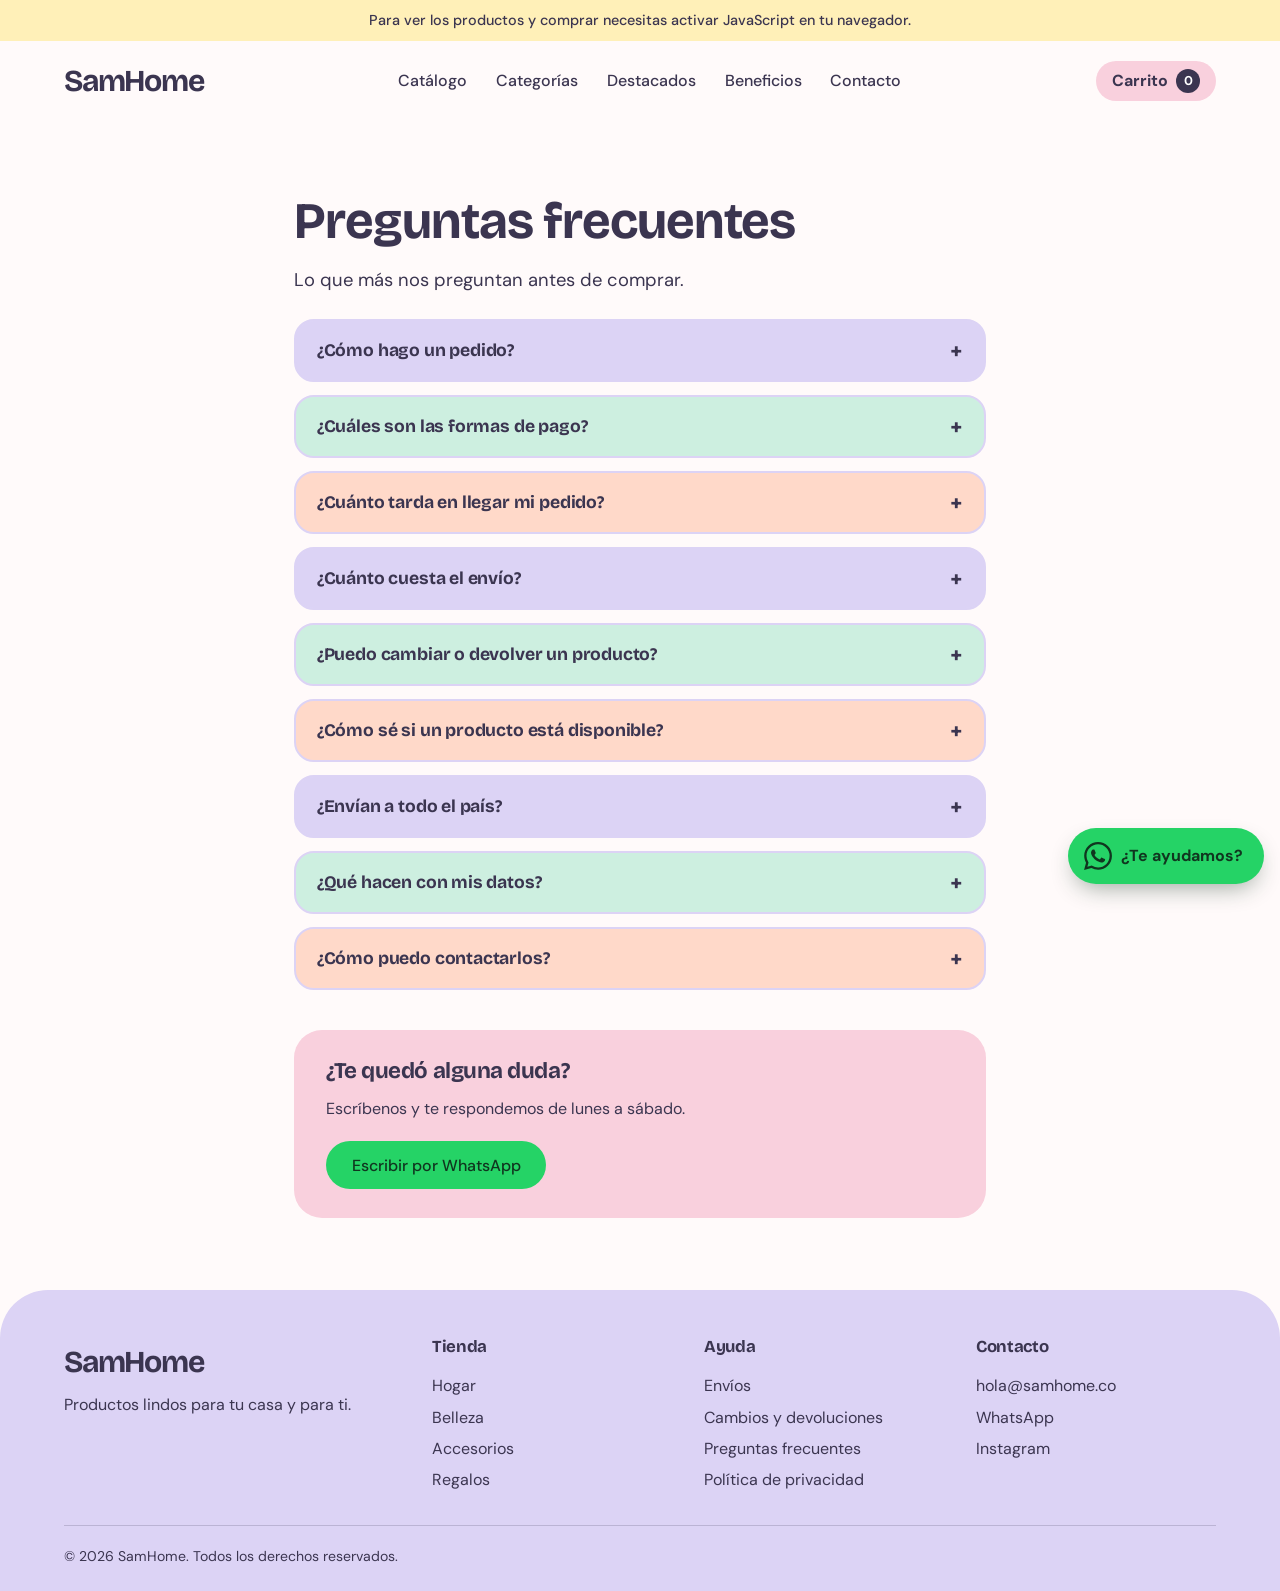
<file: preguntas-frecuentes.html>
<!DOCTYPE html>
<html lang="es">
<head>
  <meta charset="UTF-8">
  <meta name="viewport" content="width=device-width, initial-scale=1">
  <title>Preguntas frecuentes · SamHome</title>
  <meta name="description" content="Resuelve tus dudas sobre pedidos, pagos, envíos, cambios y datos en SamHome.">
  <meta name="theme-color" content="#dcd3f5">
  <link rel="canonical" href="https://mangelcrak.github.io/preguntas-frecuentes.html">
  <link rel="icon" href="data:image/svg+xml,%3Csvg xmlns='http://www.w3.org/2000/svg' viewBox='0 0 100 100'%3E%3Ctext y='.9em' font-size='90'%3E🏠%3C/text%3E%3C/svg%3E">
  <meta property="og:type" content="website">
  <meta property="og:site_name" content="SamHome">
  <meta property="og:locale" content="es_CO">
  <meta property="og:title" content="Preguntas frecuentes · SamHome">
  <meta property="og:description" content="Resuelve tus dudas sobre pedidos, pagos, envíos, cambios y datos en SamHome.">
  <meta property="og:url" content="https://mangelcrak.github.io/preguntas-frecuentes.html">
  <meta property="og:image" content="https://mangelcrak.github.io/img/general/compartir.jpg">
  <meta name="twitter:card" content="summary_large_image">
  <link rel="preconnect" href="https://fonts.googleapis.com">
  <link rel="preconnect" href="https://fonts.gstatic.com" crossorigin>
  <link href="https://fonts.googleapis.com/css2?family=Bricolage+Grotesque:opsz,wght@12..96,500;12..96,700&family=DM+Sans:wght@400;500;700&display=swap" rel="stylesheet">
  <link rel="stylesheet" href="css/styles.css">
</head>
<body data-pagina="info">
<!--
  ✏️ REVISA ESTOS TEXTOS: son un modelo de ejemplo. Ajusta tiempos, pagos y condiciones a lo que realmente ofreces.
  ⚠️ NO borres ni cambies los id, los class ni las etiquetas script.
  Datos como el monto de envío gratis, el correo y el WhatsApp salen de js/productos.js.
-->
  <a class="saltar" href="#contenido">Saltar al contenido</a>
  <noscript><p class="aviso">Para ver los productos y comprar necesitas activar JavaScript en tu navegador.</p></noscript>

  <p class="aviso">Para ver los productos y comprar necesitas activar JavaScript en tu navegador.</p></noscript>

  <!-- ✏️ BARRA SUPERIOR (se puede editar y se puede ocultar completa). -->
  <p class="aviso" data-aviso>Envío gratis en compras desde $150.000</p>

  <!-- ⚠️ CABECERA: puedes cambiar el texto de los enlaces del menú.
       NO la ocultes ni cambies los id, el botón del carrito ni el botón del menú móvil. -->
  <header class="cabecera">
    <a class="logo" href="index.html">SamHome</a>
    <nav class="menu" id="menu" aria-label="Principal">
      <a href="catalogo.html">Catálogo</a>
      <a href="index.html#categorias">Categorías</a>
      <a href="index.html#destacados">Destacados</a>
      <a href="index.html#beneficios">Beneficios</a>
      <a href="#contacto">Contacto</a>
    </nav>
    <button class="carrito" id="abrir-carrito" aria-label="Carrito, 0 productos">Carrito <span id="contador">0</span></button>
    <button class="menu-btn" id="menu-btn" aria-expanded="false" aria-controls="menu" aria-label="Abrir menú"><span></span></button>
  </header>

  <main id="contenido">
    <article class="seccion pagina">
      <h1>Preguntas frecuentes</h1>
      <p class="pagina__intro">Lo que más nos preguntan antes de comprar.</p>
      <div class="faq">
        <details><summary>¿Cómo hago un pedido?</summary>
          <p>Elige tus productos, agrégalos al carrito y toca «Enviar pedido por WhatsApp». Completa tu nombre y dirección y se abrirá un chat con tu pedido ya escrito. Ahí confirmamos disponibilidad, valor del envío y forma de pago.</p></details>
        <details><summary>¿Cuáles son las formas de pago?</summary>
          <p>Por ahora cerramos cada pedido por WhatsApp. Allí te indicamos los medios disponibles, como Nequi, transferencia o pago contra entrega según tu ciudad.</p></details>
        <details><summary>¿Cuánto tarda en llegar mi pedido?</summary>
          <p>Entre 2 y 5 días hábiles después de confirmar el pago, según la ciudad. Los detalles están en <a href="envios.html">Envíos</a>.</p></details>
        <details><summary>¿Cuánto cuesta el envío?</summary>
          <p><span data-si-envio-gratis>Es gratis en compras desde <strong data-envio-monto>$150.000</strong>. </span>En los demás casos te confirmamos el valor según tu ciudad por WhatsApp, antes de que pagues.</p></details>
        <details><summary>¿Puedo cambiar o devolver un producto?</summary>
          <p>Sí. Tienes 15 días para solicitar un cambio y, además, la ley te da derecho de retracto en compras a distancia. Todo está explicado en <a href="cambios.html">Cambios y devoluciones</a>.</p></details>
        <details><summary>¿Cómo sé si un producto está disponible?</summary>
          <p>Los productos agotados aparecen marcados en el catálogo. Aun así, confirmamos la disponibilidad cuando recibimos tu pedido.</p></details>
        <details><summary>¿Envían a todo el país?</summary>
          <p>Sí, enviamos a toda Colombia con transportadoras aliadas.</p></details>
        <details><summary>¿Qué hacen con mis datos?</summary>
          <p>Solo los usamos para gestionar tu pedido y la entrega. Puedes leer los detalles en nuestra <a href="privacidad.html">Política de privacidad</a>.</p></details>
        <details><summary>¿Cómo puedo contactarlos?</summary>
          <p>Por WhatsApp o por correo a <a href="#" data-correo>hola@samhome.co</a>, de lunes a sábado.</p></details>
      </div>
      <div class="caja-ayuda">
        <h2>¿Te quedó alguna duda?</h2>
        <p>Escríbenos y te respondemos de lunes a sábado.</p>
        <a class="boton boton--wa" href="#" data-whatsapp>Escribir por WhatsApp</a>
      </div>
    </article>
  </main>

  <footer class="pie" id="contacto">
    <div>
      <a class="logo" href="index.html">SamHome</a>
      <p>Productos lindos para tu casa y para ti.</p>
    </div>
    <div>
      <h3>Tienda</h3>
      <a href="catalogo.html?cat=hogar">Hogar</a><a href="catalogo.html?cat=belleza">Belleza</a><a href="catalogo.html?cat=accesorios">Accesorios</a><a href="catalogo.html?cat=regalos">Regalos</a>
    </div>
    <div>
      <h3>Ayuda</h3>
      <a href="envios.html">Envíos</a><a href="cambios.html">Cambios y devoluciones</a><a href="preguntas-frecuentes.html">Preguntas frecuentes</a><a href="privacidad.html">Política de privacidad</a>
    </div>
    <div>
      <h3>Contacto</h3>
      <a href="mailto:hola@samhome.co" data-correo>hola@samhome.co</a><a href="#" data-whatsapp>WhatsApp</a><a href="#" data-instagram>Instagram</a>
    </div>
    <p class="pie__legal">© 2026 SamHome. Todos los derechos reservados.</p>
  </footer>

  <div class="overlay" id="overlay"></div>
  <aside class="drawer" id="drawer" aria-label="Tu carrito">
    <div class="drawer__cab">
      <h2>Tu carrito</h2>
      <button class="drawer__cerrar" id="cerrar" aria-label="Cerrar carrito">✕</button>
    </div>

    <div class="drawer__cuerpo">
      <div id="vacio" class="vacio">
        <p>Aún no has agregado nada.</p>
        <button class="boton boton--suave" id="seguir">Ver productos</button>
      </div>
      <ul id="items" class="items"></ul>
    </div>

    <form class="drawer__pie" id="pedido" hidden>
      <p class="envio" id="envio" hidden></p>
      <p class="envio" id="envio" hidden></p>
      <p class="total"><span>Total</span><strong id="total">$0</strong></p>
      <label for="nombre">Tu nombre</label>
      <input id="nombre" required autocomplete="name">
      <label for="direccion">Ciudad y dirección de entrega</label>
      <input id="direccion" required autocomplete="street-address">
      <label for="notas">Notas (opcional)</label>
      <input id="notas" placeholder="Color, talla, hora de entrega…">
      <button class="boton boton--wa" type="submit">Enviar pedido por WhatsApp</button>
      <p class="nota">Confirmamos disponibilidad y envío por el chat. El pago se acuerda ahí.</p>
    </form>
  </aside>

  <script src="js/productos.js"></script>
  <script src="js/carrito.js"></script>
  <script src="js/menu.js"></script>
  <script src="js/ajustes.js"></script>
</body>
</html>
</file>
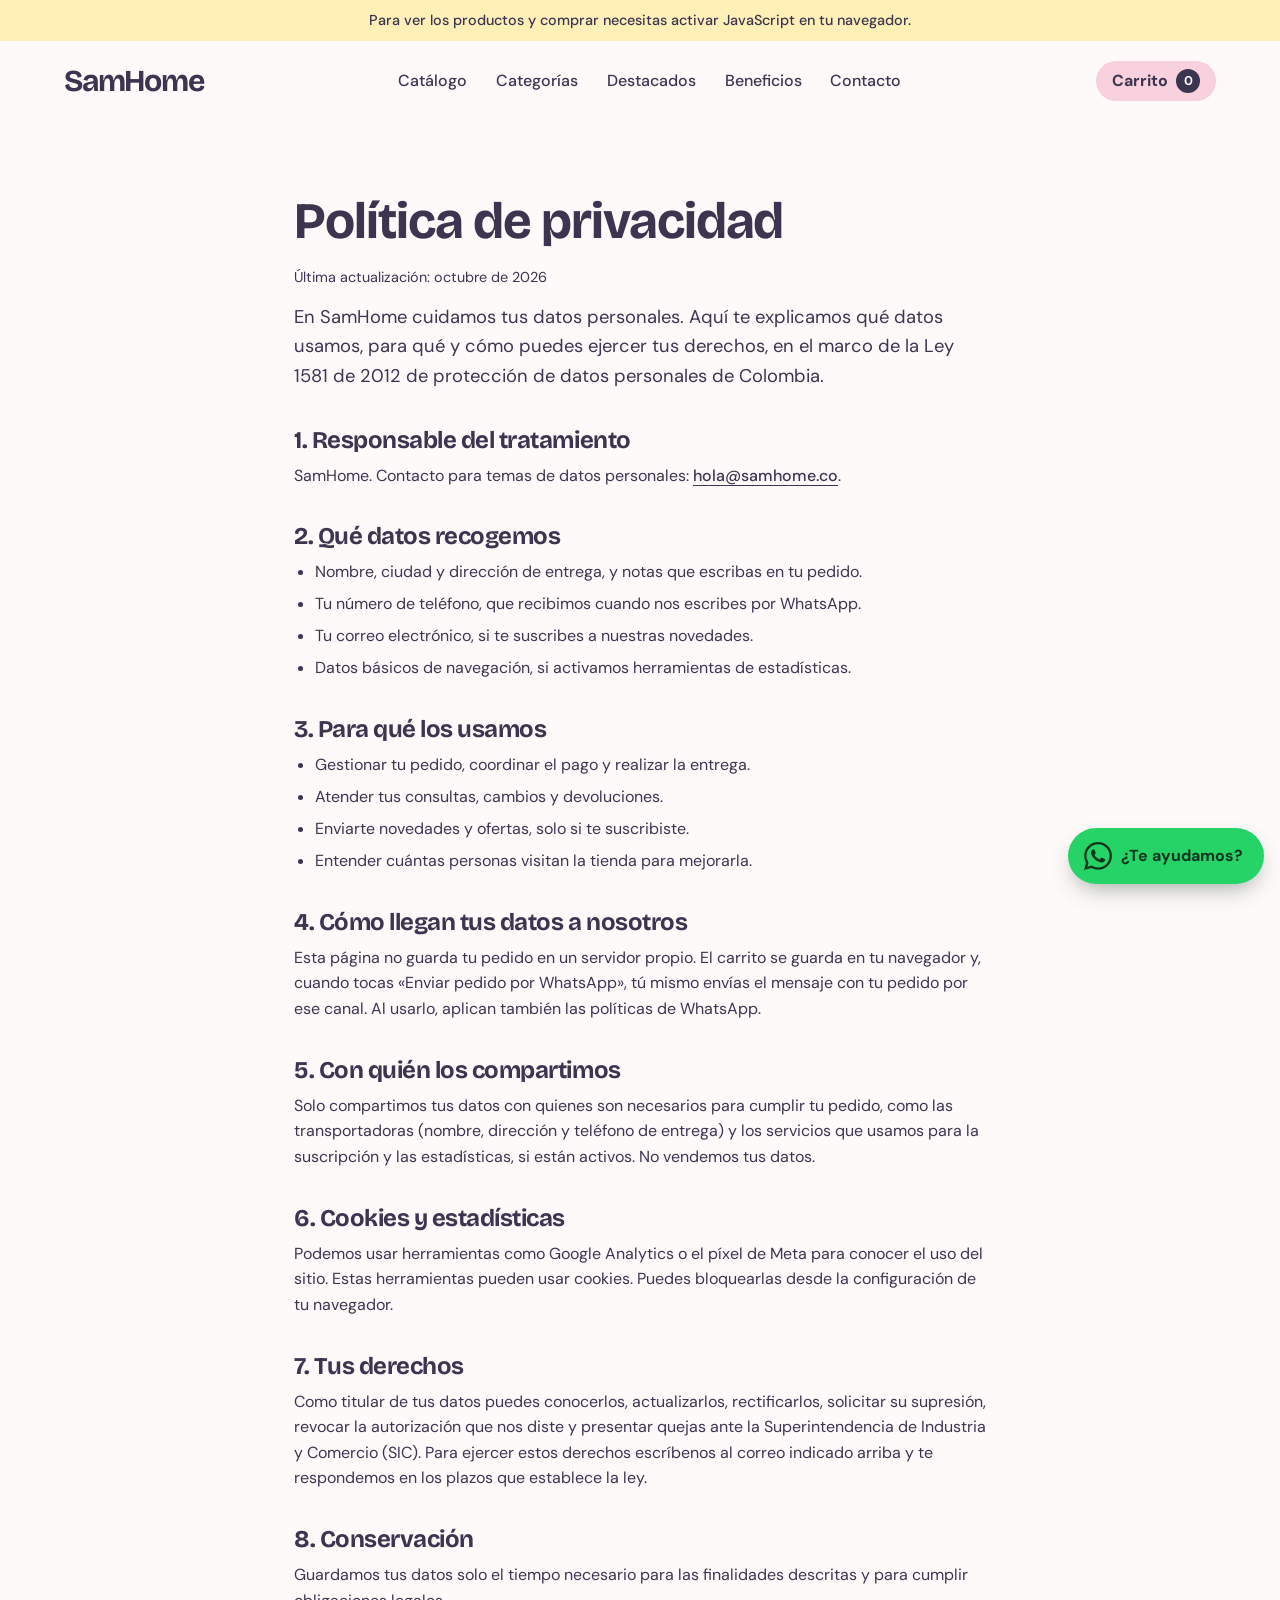
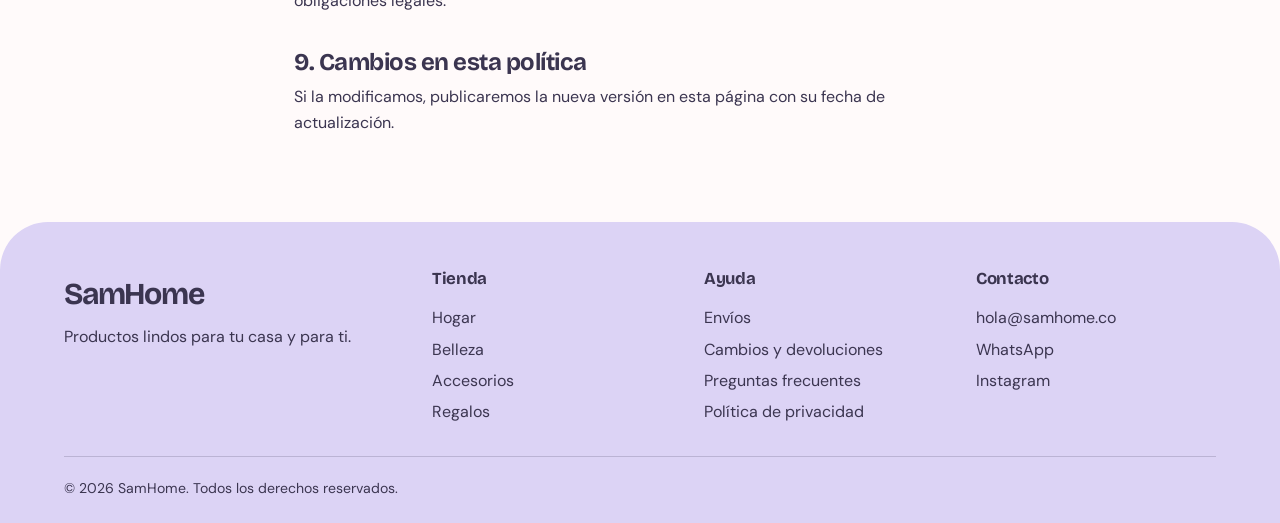
<file: privacidad.html>
<!DOCTYPE html>
<html lang="es">
<head>
  <meta charset="UTF-8">
  <meta name="viewport" content="width=device-width, initial-scale=1">
  <title>Política de privacidad · SamHome</title>
  <meta name="description" content="Cómo SamHome recoge, usa y protege tus datos personales, y cómo ejercer tus derechos.">
  <meta name="theme-color" content="#dcd3f5">
  <link rel="canonical" href="https://mangelcrak.github.io/privacidad.html">
  <link rel="icon" href="data:image/svg+xml,%3Csvg xmlns='http://www.w3.org/2000/svg' viewBox='0 0 100 100'%3E%3Ctext y='.9em' font-size='90'%3E🏠%3C/text%3E%3C/svg%3E">
  <meta property="og:type" content="website">
  <meta property="og:site_name" content="SamHome">
  <meta property="og:locale" content="es_CO">
  <meta property="og:title" content="Política de privacidad · SamHome">
  <meta property="og:description" content="Cómo SamHome recoge, usa y protege tus datos personales, y cómo ejercer tus derechos.">
  <meta property="og:url" content="https://mangelcrak.github.io/privacidad.html">
  <meta property="og:image" content="https://mangelcrak.github.io/img/general/compartir.jpg">
  <meta name="twitter:card" content="summary_large_image">
  <link rel="preconnect" href="https://fonts.googleapis.com">
  <link rel="preconnect" href="https://fonts.gstatic.com" crossorigin>
  <link href="https://fonts.googleapis.com/css2?family=Bricolage+Grotesque:opsz,wght@12..96,500;12..96,700&family=DM+Sans:wght@400;500;700&display=swap" rel="stylesheet">
  <link rel="stylesheet" href="css/styles.css">
</head>
<body data-pagina="info">
<!--
  ✏️ REVISA ESTE TEXTO: es un modelo de ejemplo, no asesoría legal. Antes de vender conviene que un abogado lo adapte a tu negocio (Ley 1581 de 2012). Si activas Analytics, píxel o suscripción, mantenlo al día.
  ⚠️ NO borres ni cambies los id, los class ni las etiquetas script.
  Datos como el monto de envío gratis, el correo y el WhatsApp salen de js/productos.js.
-->
  <a class="saltar" href="#contenido">Saltar al contenido</a>
  <noscript><p class="aviso">Para ver los productos y comprar necesitas activar JavaScript en tu navegador.</p></noscript>

  <p class="aviso">Para ver los productos y comprar necesitas activar JavaScript en tu navegador.</p></noscript>

  <!-- ✏️ BARRA SUPERIOR (se puede editar y se puede ocultar completa). -->
  <p class="aviso" data-aviso>Envío gratis en compras desde $150.000</p>

  <!-- ⚠️ CABECERA: puedes cambiar el texto de los enlaces del menú.
       NO la ocultes ni cambies los id, el botón del carrito ni el botón del menú móvil. -->
  <header class="cabecera">
    <a class="logo" href="index.html">SamHome</a>
    <nav class="menu" id="menu" aria-label="Principal">
      <a href="catalogo.html">Catálogo</a>
      <a href="index.html#categorias">Categorías</a>
      <a href="index.html#destacados">Destacados</a>
      <a href="index.html#beneficios">Beneficios</a>
      <a href="#contacto">Contacto</a>
    </nav>
    <button class="carrito" id="abrir-carrito" aria-label="Carrito, 0 productos">Carrito <span id="contador">0</span></button>
    <button class="menu-btn" id="menu-btn" aria-expanded="false" aria-controls="menu" aria-label="Abrir menú"><span></span></button>
  </header>

  <main id="contenido">
    <article class="seccion pagina">
      <h1>Política de privacidad</h1>
      <p class="pagina__fecha">Última actualización: octubre de 2026</p>
      <p class="pagina__intro">En <span data-tienda-nombre>SamHome</span> cuidamos tus datos personales. Aquí te explicamos qué datos usamos, para qué y cómo puedes ejercer tus derechos, en el marco de la Ley 1581 de 2012 de protección de datos personales de Colombia.</p>

      <h2>1. Responsable del tratamiento</h2>
      <p><span data-tienda-nombre>SamHome</span>. Contacto para temas de datos personales: <a href="#" data-correo>hola@samhome.co</a>.</p>

      <h2>2. Qué datos recogemos</h2>
      <ul>
        <li>Nombre, ciudad y dirección de entrega, y notas que escribas en tu pedido.</li>
        <li>Tu número de teléfono, que recibimos cuando nos escribes por WhatsApp.</li>
        <li>Tu correo electrónico, si te suscribes a nuestras novedades.</li>
        <li>Datos básicos de navegación, si activamos herramientas de estadísticas.</li>
      </ul>

      <h2>3. Para qué los usamos</h2>
      <ul>
        <li>Gestionar tu pedido, coordinar el pago y realizar la entrega.</li>
        <li>Atender tus consultas, cambios y devoluciones.</li>
        <li>Enviarte novedades y ofertas, solo si te suscribiste.</li>
        <li>Entender cuántas personas visitan la tienda para mejorarla.</li>
      </ul>

      <h2>4. Cómo llegan tus datos a nosotros</h2>
      <p>Esta página no guarda tu pedido en un servidor propio. El carrito se guarda en tu navegador y, cuando tocas «Enviar pedido por WhatsApp», tú mismo envías el mensaje con tu pedido por ese canal. Al usarlo, aplican también las políticas de WhatsApp.</p>

      <h2>5. Con quién los compartimos</h2>
      <p>Solo compartimos tus datos con quienes son necesarios para cumplir tu pedido, como las transportadoras (nombre, dirección y teléfono de entrega) y los servicios que usamos para la suscripción y las estadísticas, si están activos. No vendemos tus datos.</p>

      <h2>6. Cookies y estadísticas</h2>
      <p>Podemos usar herramientas como Google Analytics o el píxel de Meta para conocer el uso del sitio. Estas herramientas pueden usar cookies. Puedes bloquearlas desde la configuración de tu navegador.</p>

      <h2>7. Tus derechos</h2>
      <p>Como titular de tus datos puedes conocerlos, actualizarlos, rectificarlos, solicitar su supresión, revocar la autorización que nos diste y presentar quejas ante la Superintendencia de Industria y Comercio (SIC). Para ejercer estos derechos escríbenos al correo indicado arriba y te respondemos en los plazos que establece la ley.</p>

      <h2>8. Conservación</h2>
      <p>Guardamos tus datos solo el tiempo necesario para las finalidades descritas y para cumplir obligaciones legales.</p>

      <h2>9. Cambios en esta política</h2>
      <p>Si la modificamos, publicaremos la nueva versión en esta página con su fecha de actualización.</p>
    </article>
  </main>

  <footer class="pie" id="contacto">
    <div>
      <a class="logo" href="index.html">SamHome</a>
      <p>Productos lindos para tu casa y para ti.</p>
    </div>
    <div>
      <h3>Tienda</h3>
      <a href="catalogo.html?cat=hogar">Hogar</a><a href="catalogo.html?cat=belleza">Belleza</a><a href="catalogo.html?cat=accesorios">Accesorios</a><a href="catalogo.html?cat=regalos">Regalos</a>
    </div>
    <div>
      <h3>Ayuda</h3>
      <a href="envios.html">Envíos</a><a href="cambios.html">Cambios y devoluciones</a><a href="preguntas-frecuentes.html">Preguntas frecuentes</a><a href="privacidad.html">Política de privacidad</a>
    </div>
    <div>
      <h3>Contacto</h3>
      <a href="mailto:hola@samhome.co" data-correo>hola@samhome.co</a><a href="#" data-whatsapp>WhatsApp</a><a href="#" data-instagram>Instagram</a>
    </div>
    <p class="pie__legal">© 2026 SamHome. Todos los derechos reservados.</p>
  </footer>

  <div class="overlay" id="overlay"></div>
  <aside class="drawer" id="drawer" aria-label="Tu carrito">
    <div class="drawer__cab">
      <h2>Tu carrito</h2>
      <button class="drawer__cerrar" id="cerrar" aria-label="Cerrar carrito">✕</button>
    </div>

    <div class="drawer__cuerpo">
      <div id="vacio" class="vacio">
        <p>Aún no has agregado nada.</p>
        <button class="boton boton--suave" id="seguir">Ver productos</button>
      </div>
      <ul id="items" class="items"></ul>
    </div>

    <form class="drawer__pie" id="pedido" hidden>
      <p class="envio" id="envio" hidden></p>
      <p class="envio" id="envio" hidden></p>
      <p class="total"><span>Total</span><strong id="total">$0</strong></p>
      <label for="nombre">Tu nombre</label>
      <input id="nombre" required autocomplete="name">
      <label for="direccion">Ciudad y dirección de entrega</label>
      <input id="direccion" required autocomplete="street-address">
      <label for="notas">Notas (opcional)</label>
      <input id="notas" placeholder="Color, talla, hora de entrega…">
      <button class="boton boton--wa" type="submit">Enviar pedido por WhatsApp</button>
      <p class="nota">Confirmamos disponibilidad y envío por el chat. El pago se acuerda ahí.</p>
    </form>
  </aside>

  <script src="js/productos.js"></script>
  <script src="js/carrito.js"></script>
  <script src="js/menu.js"></script>
  <script src="js/ajustes.js"></script>
</body>
</html>
</file>
<file: css/styles.css>
/* ============================================================
   🎨 GUÍA RÁPIDA DEL ESTILO
   ✏️ Colores y tipografías: se cambian en el bloque :root de abajo.
   🎚️ Para mostrar u ocultar bloques: usa los INTERRUPTORES que están
      al final de este archivo.
   ⚠️ No borres llaves { } ni punto y coma ; y cambia solo los valores.
   ============================================================ */

/* ===== Colores y tipografías =====
   ✏️ Cambia los códigos de color (#xxxxxx) para cambiar toda la paleta.
      Puedes elegir colores en https://htmlcolorcodes.com
   ⚠️ No cambies los nombres (lo que va antes de los dos puntos). */
:root {
  --fondo: #fffafa;
  --tinta: #3b3550;
  --tinta-suave: #6d6785;
  --durazno: #ffd9c9;
  --menta: #cdefe0;
  --lavanda: #dcd3f5;
  --mantequilla: #fff0b8;
  --cielo: #cfe6f7;
  --rosa: #f9d0dd;
  --radio: 24px;
  --fuente-titulo: "Bricolage Grotesque", system-ui, sans-serif;
  --fuente-texto: "DM Sans", system-ui, sans-serif;
}

[hidden] { display: none !important; }
*, *::before, *::after { box-sizing: border-box; }
html { scroll-behavior: smooth; }
body {
  margin: 0;
  background: var(--fondo);
  color: var(--tinta);
  font-family: var(--fuente-texto);
  font-size: 1rem;
  line-height: 1.6;
}
h1, h2, h3 { font-family: var(--fuente-titulo); line-height: 1.1; margin: 0; letter-spacing: -0.02em; }
p { margin: 0; }
a { color: inherit; }
:focus-visible { outline: 3px solid var(--tinta); outline-offset: 3px; border-radius: 8px; }
.sr { position: absolute; width: 1px; height: 1px; overflow: hidden; clip: rect(0 0 0 0); }

/* Tonos reutilizables */
.tono-durazno { background: var(--durazno); }
.tono-menta { background: var(--menta); }
.tono-lavanda { background: var(--lavanda); }
.tono-mantequilla { background: var(--mantequilla); }
.tono-cielo { background: var(--cielo); }
.tono-rosa { background: var(--rosa); }

/* ===== Botones ===== */
.boton {
  display: inline-block;
  padding: 0.85rem 1.6rem;
  border: 0;
  border-radius: 999px;
  background: var(--tinta);
  color: #fff;
  font: 700 1rem var(--fuente-texto);
  text-decoration: none;
  cursor: pointer;
  transition: transform 0.15s ease, background 0.15s ease;
}
.boton:hover { background: #2b2640; transform: translateY(-2px); }
.boton--suave { background: var(--lavanda); color: var(--tinta); }
.boton--suave:hover { background: #cfc3f0; }
.boton--mini { padding: 0.45rem 1rem; font-size: 0.9rem; }

/* ===== Aviso y cabecera ===== */
.aviso {
  background: var(--mantequilla);
  text-align: center;
  padding: 0.55rem 1rem;
  font-size: 0.9rem;
  font-weight: 500;
}
.cabecera {
  position: sticky; top: 0; z-index: 10;
  display: flex; align-items: center; justify-content: space-between; gap: 1rem;
  padding: 1rem clamp(1rem, 5vw, 4rem);
  background: rgba(255, 250, 250, 0.92);
  backdrop-filter: blur(8px);
}
.logo {
  font-family: var(--fuente-titulo);
  font-weight: 700;
  font-size: 1.9rem;
  letter-spacing: -0.04em;
  text-decoration: none;
}
.menu { display: flex; gap: 1.8rem; }
.menu a { text-decoration: none; font-weight: 500; }
.menu a:hover { text-decoration: underline; text-underline-offset: 6px; }
.carrito {
  display: inline-flex; align-items: center; gap: 0.5rem;
  padding: 0.5rem 1rem;
  background: var(--rosa);
  border-radius: 999px;
  font-weight: 700; text-decoration: none;
}
.carrito span {
  display: grid; place-items: center;
  min-width: 1.5rem; height: 1.5rem;
  background: var(--tinta); color: #fff;
  border-radius: 999px; font-size: 0.8rem;
}

/* ===== Hero ===== */
.hero {
  display: grid;
  grid-template-columns: 1.1fr 1fr;
  align-items: center;
  gap: 3rem;
  padding: clamp(2rem, 6vw, 5rem) clamp(1rem, 5vw, 4rem);
}
.hero h1 { font-size: clamp(2.4rem, 5.5vw, 4.4rem); max-width: 14ch; }
.hero__texto p { margin: 1.4rem 0 2rem; max-width: 46ch; font-size: 1.15rem; color: var(--tinta-suave); }
.hero__acciones { display: flex; flex-wrap: wrap; gap: 0.8rem; }

.hero__collage {
  position: relative;
  aspect-ratio: 1 / 1;
  max-width: 520px;
  width: 100%;
  justify-self: center;
}
.forma {
  position: absolute;
  display: grid; place-items: center;
  font-size: clamp(3rem, 8vw, 5.5rem);
}
.forma--1 { inset: 0 38% 38% 0; background: var(--durazno); border-radius: 50% 50% 50% 12%; }
.forma--2 { inset: 8% 0 50% 54%; background: var(--lavanda); border-radius: 999px; }
.forma--3 { inset: 46% 30% 0 0; background: var(--menta); border-radius: 12% 50% 50% 50%; }
.forma--4 { inset: 56% 0 0 72%; background: var(--mantequilla); border-radius: 50%; font-size: clamp(2rem, 5vw, 3.4rem); }

/* ===== Secciones ===== */
.seccion { padding: clamp(2.5rem, 6vw, 4.5rem) clamp(1rem, 5vw, 4rem); }
.seccion h2 { font-size: clamp(1.7rem, 3.5vw, 2.5rem); }
.seccion__cabecera {
  display: flex; align-items: end; justify-content: space-between; gap: 1rem; flex-wrap: wrap;
  margin-bottom: 2rem;
}
.enlace { font-weight: 700; text-underline-offset: 5px; }

/* Categorías */
.categorias {
  display: grid;
  grid-template-columns: repeat(5, 1fr);
  gap: 1rem;
  margin-top: 2rem;
}
.cat {
  display: flex; flex-direction: column; justify-content: space-between;
  min-height: 170px;
  padding: 1.2rem;
  border-radius: var(--radio);
  text-decoration: none;
  font: 700 1.25rem var(--fuente-titulo);
  transition: transform 0.2s ease;
}
.cat span { font-size: 2.4rem; }
.cat:hover { transform: translateY(-6px) rotate(-1deg); }
.cat--durazno { background: var(--durazno); border-radius: 60px 24px 24px 24px; }
.cat--menta { background: var(--menta); border-radius: 24px 60px 24px 24px; }
.cat--lavanda { background: var(--lavanda); border-radius: 24px 24px 60px 24px; }
.cat--mantequilla { background: var(--mantequilla); border-radius: 24px 24px 24px 60px; }
.cat--cielo { background: var(--cielo); border-radius: 60px 24px 60px 24px; }

/* Productos */
.productos {
  display: grid;
  grid-template-columns: repeat(4, 1fr);
  gap: 1.5rem;
}
.producto {
  display: flex; flex-direction: column; gap: 0.35rem;
}
.producto__img {
  position: relative;
  display: grid; place-items: center;
  aspect-ratio: 1 / 1;
  margin-bottom: 0.6rem;
  border-radius: var(--radio);
  font-size: 4.5rem;
  overflow: hidden;
}
.etiqueta {
  position: absolute; top: 0.8rem; left: 0.8rem;
  padding: 0.2rem 0.7rem;
  background: #fff; color: var(--tinta);
  border-radius: 999px;
  font: 700 0.8rem var(--fuente-texto);
}
.producto h3 { font-size: 1.1rem; letter-spacing: -0.01em; }
.producto__desc { color: var(--tinta-suave); font-size: 0.92rem; }
.producto__pie {
  display: flex; align-items: center; justify-content: space-between;
  margin-top: 0.5rem;
}
.producto__pie strong { font: 700 1.15rem var(--fuente-titulo); }

/* Beneficios */
.beneficios ul {
  list-style: none; padding: 0; margin: 2rem 0 0;
  display: grid; grid-template-columns: repeat(4, 1fr); gap: 1rem;
}
.beneficios li { padding: 1.6rem; border-radius: var(--radio); }
.beneficios h3 { font-size: 1.2rem; margin-bottom: 0.5rem; }
.beneficios p { font-size: 0.95rem; }

/* Boletín */
.boletin {
  display: grid; grid-template-columns: 1fr 1fr; align-items: center; gap: 2rem;
  margin: 1rem clamp(1rem, 5vw, 4rem) 4rem;
  padding: clamp(2rem, 5vw, 3.5rem);
  background: var(--rosa);
  border-radius: 48px;
}
.boletin h2 { font-size: clamp(1.6rem, 3.2vw, 2.3rem); }
.boletin p { margin-top: 0.6rem; }
.boletin__form { display: flex; flex-wrap: wrap; gap: 0.7rem; }
.boletin__form input {
  flex: 1 1 220px;
  padding: 0.85rem 1.2rem;
  border: 2px solid transparent;
  border-radius: 999px;
  background: #fff;
  font: 400 1rem var(--fuente-texto);
  color: var(--tinta);
}
.boletin__form input:focus { outline: none; border-color: var(--tinta); }

/* ===== Pie ===== */
.pie {
  display: grid; grid-template-columns: 1.4fr 1fr 1fr 1fr; gap: 2rem;
  padding: 3rem clamp(1rem, 5vw, 4rem) 1.5rem;
  background: var(--lavanda);
  border-radius: 48px 48px 0 0;
}
.pie h3 { font-size: 1.05rem; margin-bottom: 0.7rem; }
.pie div { display: flex; flex-direction: column; gap: 0.35rem; }
.pie a { text-decoration: none; }
.pie a:not(.logo):hover { text-decoration: underline; text-underline-offset: 4px; }
.pie__legal { grid-column: 1 / -1; padding-top: 1.2rem; border-top: 1px solid rgba(59, 53, 80, 0.2); font-size: 0.88rem; }

/* ===== Responsive ===== */
@media (max-width: 960px) {
  .hero { grid-template-columns: 1fr; }
  .categorias { grid-template-columns: repeat(3, 1fr); }
  .productos, .beneficios ul { grid-template-columns: repeat(2, 1fr); }
  .boletin { grid-template-columns: 1fr; }
  .pie { grid-template-columns: 1fr 1fr; }
}
@media (max-width: 640px) {
  .categorias { grid-template-columns: repeat(2, 1fr); }
  .productos { gap: 1rem; }
  .producto__img { font-size: 3.2rem; }
  .producto__pie { flex-direction: column; align-items: flex-start; gap: 0.5rem; }
  .beneficios ul { grid-template-columns: 1fr; }
  .boletin { border-radius: 32px; }
}
@media (prefers-reduced-motion: reduce) {
  html { scroll-behavior: auto; }
  * { transition: none !important; }
}

/* ===== Carrito (panel lateral) ===== */
button.carrito { border: 0; font-family: var(--fuente-texto); font-size: 1rem; color: var(--tinta); cursor: pointer; }
.producto__img img { width: 100%; height: 100%; object-fit: cover; }
body.sin-scroll { overflow: hidden; }

.overlay {
  position: fixed; inset: 0; z-index: 20;
  background: rgba(59, 53, 80, 0.35);
  opacity: 0; visibility: hidden;
  transition: opacity 0.25s ease, visibility 0.25s;
}
.overlay.abierto { opacity: 1; visibility: visible; }

.drawer {
  position: fixed; top: 0; right: 0; bottom: 0; z-index: 30;
  display: flex; flex-direction: column;
  width: min(440px, 100%);
  background: var(--fondo);
  border-radius: 32px 0 0 32px;
  transform: translateX(100%); visibility: hidden;
  transition: transform 0.3s ease, visibility 0.3s;
}
.drawer.abierto { transform: none; visibility: visible; }
.drawer__cab { display: flex; justify-content: space-between; align-items: center; padding: 1.4rem 1.5rem 1rem; }
.drawer__cab h2 { font-size: 1.6rem; }
.drawer__cerrar {
  width: 2.5rem; height: 2.5rem; border: 0; border-radius: 50%;
  background: var(--lavanda); color: var(--tinta); font-size: 1rem; cursor: pointer;
}
.drawer__cuerpo { flex: 1; overflow-y: auto; padding: 0 1.5rem; }
.vacio { display: grid; justify-items: start; gap: 1rem; padding: 1rem 0; color: var(--tinta-suave); }
.items { list-style: none; margin: 0; padding: 0; display: grid; gap: 1rem; }
.linea { display: grid; grid-template-columns: 64px 1fr auto; gap: 0.9rem; align-items: start; }
.linea__img { display: grid; place-items: center; width: 64px; height: 64px; border-radius: 16px; font-size: 2rem; }
.linea__info { display: grid; gap: 0.15rem; font-size: 0.95rem; }
.linea__info span { color: var(--tinta-suave); }
.linea__sub { font-weight: 700; }
.cantidad { display: inline-flex; align-items: center; gap: 0.6rem; margin-top: 0.3rem; }
.cantidad button {
  width: 1.9rem; height: 1.9rem; border: 0; border-radius: 50%;
  background: var(--menta); color: var(--tinta); font-size: 1.1rem; cursor: pointer;
}
.cantidad output { min-width: 1.2rem; text-align: center; font-weight: 700; }

.drawer__pie {
  display: grid; gap: 0.35rem;
  padding: 1.2rem 1.5rem 1.5rem;
  background: var(--rosa);
  border-radius: 28px 0 0 0;
}
.drawer__pie[hidden], .vacio[hidden] { display: none; }
.total { display: flex; justify-content: space-between; align-items: baseline; margin-bottom: 0.4rem; }
.total strong { font: 700 1.6rem var(--fuente-titulo); }
.drawer__pie label { font-size: 0.88rem; font-weight: 500; }
.drawer__pie input {
  padding: 0.65rem 1rem; margin-bottom: 0.4rem;
  border: 2px solid transparent; border-radius: 14px;
  background: #fff; color: var(--tinta); font: 400 1rem var(--fuente-texto);
}
.drawer__pie input:focus { outline: none; border-color: var(--tinta); }
.boton--wa { margin-top: 0.4rem; background: #25d366; color: #10361f; }
.boton--wa:hover { background: #1fbd5b; }
.nota { font-size: 0.82rem; color: var(--tinta-suave); text-align: center; }

/* ===== Catálogo ===== */
.menu a[aria-current="page"] { text-decoration: underline; text-underline-offset: 6px; text-decoration-thickness: 3px; text-decoration-color: var(--lavanda); }
.catalogo { padding-top: clamp(1.5rem, 4vw, 3rem); }
.catalogo__titulo { font-size: clamp(2.2rem, 5vw, 3.6rem); margin-bottom: 1.8rem; }
.herramientas { display: flex; flex-wrap: wrap; gap: 1rem; align-items: center; justify-content: space-between; }
.buscador { flex: 1 1 280px; max-width: 520px; }
.buscador input, .orden select {
  width: 100%;
  padding: 0.8rem 1.3rem;
  border: 2px solid var(--lavanda);
  border-radius: 999px;
  background: #fff;
  color: var(--tinta);
  font: 400 1rem var(--fuente-texto);
}
.buscador input:focus, .orden select:focus { outline: none; border-color: var(--tinta); }
.orden { display: flex; align-items: center; gap: 0.7rem; font-weight: 500; }
.orden select { width: auto; padding-right: 1rem; cursor: pointer; }
.chips { display: flex; flex-wrap: wrap; gap: 0.6rem; margin: 1.4rem 0 1.2rem; }
.chip {
  padding: 0.55rem 1.1rem;
  border: 2px solid transparent;
  border-radius: 999px;
  color: var(--tinta);
  font: 700 0.95rem var(--fuente-texto);
  cursor: pointer;
  transition: transform 0.15s ease;
}
.chip span { margin-left: 0.25rem; opacity: 0.65; font-weight: 500; }
.chip:hover { transform: translateY(-2px); }
.chip[aria-pressed="true"] { background: var(--tinta); color: #fff; }
.resultado { min-height: 1.6rem; margin-bottom: 1rem; color: var(--tinta-suave); font-size: 0.95rem; }
.sin-resultados { display: grid; justify-items: start; gap: 0.8rem; padding: 2.5rem; background: var(--mantequilla); border-radius: var(--radio); }
.sin-resultados[hidden], .productos[hidden] { display: none; }
.sin-resultados h2 { font-size: 1.5rem; }
@media (max-width: 640px) { .orden { width: 100%; } .orden select { flex: 1; } }

/* ===== Accesibilidad: enlace para saltar al contenido ===== */
.saltar {
  position: absolute; left: 1rem; top: -4rem; z-index: 50;
  padding: 0.6rem 1.1rem;
  background: var(--tinta); color: #fff;
  border-radius: 999px; font-weight: 700; text-decoration: none;
}
.saltar:focus { top: 1rem; }

/* ===== Menú hamburguesa ===== */
.menu-btn {
  display: none;
  position: relative;
  width: 2.75rem; height: 2.75rem;
  border: 0; border-radius: 50%;
  background: var(--lavanda);
  cursor: pointer;
}
.menu-btn span, .menu-btn span::before, .menu-btn span::after {
  position: absolute;
  width: 20px; height: 2px;
  background: var(--tinta);
  border-radius: 2px;
  transition: transform 0.2s ease, background 0.2s ease;
}
.menu-btn span { top: 50%; left: 50%; margin: -1px 0 0 -10px; }
.menu-btn span::before, .menu-btn span::after { content: ""; left: 0; }
.menu-btn span::before { top: -6px; }
.menu-btn span::after { top: 6px; }
.menu-btn[aria-expanded="true"] span { background: transparent; }
.menu-btn[aria-expanded="true"] span::before { transform: translateY(6px) rotate(45deg); }
.menu-btn[aria-expanded="true"] span::after { transform: translateY(-6px) rotate(-45deg); }

@media (max-width: 760px) {
  .menu-btn { display: inline-block; }
  .carrito { margin-left: auto; }
  .menu {
    position: absolute; top: 100%; left: 0; right: 0;
    flex-direction: column; gap: 0;
    padding: 0.4rem clamp(1rem, 5vw, 4rem) 1.2rem;
    background: var(--fondo);
    border-radius: 0 0 28px 28px;
    box-shadow: 0 18px 30px -18px rgba(59, 53, 80, 0.35);
    opacity: 0; visibility: hidden; transform: translateY(-8px);
    transition: opacity 0.2s ease, transform 0.2s ease, visibility 0.2s;
  }
  .menu.abierto { opacity: 1; visibility: visible; transform: none; }
  .menu a { padding: 0.9rem 0; border-bottom: 1px solid var(--lavanda); font-size: 1.15rem; }
  .menu a:last-child { border-bottom: 0; }
}

/* ===== Botón flotante de WhatsApp ===== */
.wa-flotante {
  position: fixed;
  right: max(1rem, env(safe-area-inset-right));
  bottom: max(1rem, env(safe-area-inset-bottom));
  z-index: 15;
  display: inline-flex; align-items: center; gap: 0.6rem;
  height: 3.5rem; padding: 0 1.3rem 0 1rem;
  background: #25d366; color: #10361f;
  border-radius: 999px;
  box-shadow: 0 10px 24px -8px rgba(16, 54, 31, 0.45);
  font-weight: 700; text-decoration: none;
  transition: transform 0.15s ease, background 0.15s ease;
}
.wa-flotante:hover { background: #1fbd5b; transform: translateY(-3px); }
body.sin-scroll .wa-flotante { display: none; }
@media (max-width: 640px) {
  .wa-flotante { width: 3.5rem; padding: 0; justify-content: center; }
  .wa-flotante span { display: none; }
}


/* ===== Productos: opciones, agotado, envío ===== */
.cargando { grid-column: 1 / -1; color: var(--tinta-suave); }
.producto__op {
  align-self: flex-start;
  margin-top: 0.2rem; padding: 0.45rem 0.9rem;
  border: 2px solid var(--lavanda); border-radius: 999px;
  background: #fff; color: var(--tinta);
  font: 400 0.95rem var(--fuente-texto);
}
.producto__op:focus { outline: none; border-color: var(--tinta); }
.producto--agotado .producto__img { opacity: 0.55; }
.etiqueta--agotado { background: var(--tinta); color: #fff; }
.boton:disabled { background: var(--lavanda); color: var(--tinta-suave); cursor: not-allowed; transform: none; }
.envio {
  margin-bottom: 0.6rem; padding: 0.5rem 0.9rem;
  background: var(--mantequilla); border-radius: 14px;
  font-size: 0.9rem; font-weight: 500;
}
.boletin__estado { flex-basis: 100%; min-height: 1.4rem; font-weight: 500; }

/* ===== Páginas de información ===== */
.pagina { max-width: 860px; margin: 0 auto; }
.pagina h1 { font-size: clamp(2.1rem, 5vw, 3.2rem); margin-bottom: 0.8rem; }
.pagina__intro { max-width: 60ch; margin-bottom: 1.5rem; color: var(--tinta-suave); font-size: 1.15rem; }
.texto h2 { margin: 2.2rem 0 0.6rem; font-size: 1.5rem; }
.texto p, .texto li { max-width: 68ch; }
.texto ol, .texto ul { display: grid; gap: 0.4rem; padding-left: 1.3rem; }
.texto a { font-weight: 700; text-underline-offset: 4px; }
.texto mark { padding: 0 0.3rem; background: var(--mantequilla); border-radius: 6px; }
.faq { display: grid; gap: 0.8rem; margin-top: 1.5rem; }
.faq details { padding: 0 1.3rem; background: #fff; border: 2px solid var(--lavanda); border-radius: 20px; }
.faq details[open] { border-color: var(--tinta); }
.faq summary {
  display: flex; justify-content: space-between; gap: 1rem;
  padding: 1.1rem 0; cursor: pointer; list-style: none;
  font: 700 1.1rem var(--fuente-titulo);
}
.faq summary::-webkit-details-marker { display: none; }
.faq summary::after { content: "+"; font-size: 1.5rem; line-height: 1; }
.faq details[open] summary::after { content: "−"; }
.faq details p { max-width: 65ch; padding-bottom: 1.1rem; color: var(--tinta-suave); }
.ayuda-caja {
  display: grid; justify-items: start; gap: 0.7rem;
  margin-top: 3rem; padding: 2rem;
  background: var(--menta); border-radius: 32px;
}
.ayuda-caja h2 { margin: 0; font-size: 1.6rem; }
.pagina-404 {
  display: grid; place-content: center; justify-items: center; gap: 1rem;
  min-height: 70vh; padding: 2rem; text-align: center;
}
.pagina-404 h1 { font-size: clamp(4rem, 14vw, 8rem); }
.pagina-404 div { display: flex; flex-wrap: wrap; gap: 0.8rem; justify-content: center; }

/* ===== Ajustes generales ===== */
[hidden] { display: none !important; }

/* ===== Productos agotados, opciones y estados ===== */
.producto--agotado .producto__img { opacity: 0.55; }
.etiqueta--agotado { background: var(--tinta); color: #fff; }
.boton:disabled { background: #d9d4e6; color: var(--tinta-suave); cursor: not-allowed; transform: none; }
.producto__op {
  padding: 0.45rem 0.9rem; margin-top: 0.2rem;
  border: 2px solid var(--lavanda); border-radius: 999px;
  background: #fff; color: var(--tinta); font: 400 0.92rem var(--fuente-texto);
}
.cargando { grid-column: 1 / -1; color: var(--tinta-suave); }
.envio {
  margin: 0 0 0.6rem; padding: 0.5rem 0.9rem;
  background: var(--mantequilla); border-radius: 14px;
  font-size: 0.9rem; font-weight: 500; text-align: center;
}
.boletin__estado { flex-basis: 100%; min-height: 1.4rem; font-size: 0.92rem; }

/* ===== Páginas de información (FAQ, envíos, cambios, privacidad) ===== */
.pagina { max-width: 820px; margin-inline: auto; }
.pagina h1 { font-size: clamp(2.1rem, 5vw, 3.2rem); margin-bottom: 1rem; }
.pagina h2 { font-size: 1.5rem; margin: 2.2rem 0 0.6rem; }
.pagina p, .pagina li { color: var(--tinta); max-width: 68ch; }
.pagina p { margin-bottom: 0.9rem; }
.pagina ul, .pagina ol { padding-left: 1.3rem; margin: 0 0 1rem; }
.pagina li { margin-bottom: 0.4rem; }
.pagina a { text-underline-offset: 4px; font-weight: 500; }
.pagina__intro { font-size: 1.15rem; color: var(--tinta-suave); margin-bottom: 1.6rem; }
.pagina__fecha { font-size: 0.9rem; color: var(--tinta-suave); }
.faq { display: grid; gap: 0.8rem; margin-top: 1.5rem; }
.faq details { background: var(--lavanda); border-radius: 20px; padding: 0 1.3rem; }
.faq details:nth-child(3n+2) { background: var(--menta); }
.faq details:nth-child(3n+3) { background: var(--durazno); }
.faq summary {
  cursor: pointer; list-style: none; padding: 1.1rem 0;
  font: 700 1.1rem var(--fuente-titulo); letter-spacing: -0.01em;
  display: flex; justify-content: space-between; gap: 1rem; align-items: center;
}
.faq summary::-webkit-details-marker { display: none; }
.faq summary::after { content: "+"; font-size: 1.5rem; line-height: 1; }
.faq details[open] summary::after { content: "−"; }
.faq details p { padding-bottom: 1.1rem; margin: 0; }
.pasos { counter-reset: paso; list-style: none; padding: 0; display: grid; gap: 0.8rem; }
.pasos li { counter-increment: paso; display: flex; gap: 1rem; align-items: flex-start; padding: 1rem 1.2rem; background: var(--menta); border-radius: 18px; margin: 0; }
.pasos li::before {
  content: counter(paso);
  flex: none; display: grid; place-items: center;
  width: 2rem; height: 2rem; border-radius: 50%;
  background: var(--tinta); color: #fff; font-weight: 700;
}
.caja-ayuda {
  display: grid; justify-items: start; gap: 0.8rem;
  margin-top: 2.5rem; padding: 1.8rem 2rem;
  background: var(--rosa); border-radius: 28px;
}
.caja-ayuda h2 { margin: 0; font-size: 1.4rem; }
.caja-ayuda p { margin: 0; }
.perdido { text-align: center; padding-block: 5rem; }
.perdido .hero__acciones { justify-content: center; margin-top: 1.5rem; }

/* ============================================================
   🎚️ INTERRUPTORES DE VISIBILIDAD (seguros, no rompen nada)
   Para OCULTAR algo: en la línea que tiene la regla, quita el
   símbolo de comentario del comienzo (barra y asterisco) y el
   del final (asterisco y barra). Deja solo la regla, por ejemplo:
   .aviso { display: none; }
   Para mostrarlo de nuevo, vuelve a ponerlos.
   ============================================================ */

/* Oculta la barra superior de envío gratis */
/* .aviso { display: none; } */

/* Oculta los emojis de la portada */
/* .hero__collage { display: none; } .hero { grid-template-columns: 1fr; } */

/* Oculta la sección de categorías */
/* #categorias { display: none; } */

/* Oculta los productos destacados del inicio */
/* #destacados { display: none; } */

/* Oculta los beneficios de comprar */
/* .beneficios { display: none; } */

/* Oculta la suscripción por correo */
/* .boletin { display: none; } */

/* Oculta el botón flotante de WhatsApp */
/* .wa-flotante { display: none; } */
</file>
<file: styles.css>
/* ============================================================
   🎨 GUÍA RÁPIDA DEL ESTILO
   ✏️ Colores y tipografías: se cambian en el bloque :root de abajo.
   🎚️ Para mostrar u ocultar bloques: usa los INTERRUPTORES que están
      al final de este archivo.
   ⚠️ No borres llaves { } ni punto y coma ; y cambia solo los valores.
   ============================================================ */

/* ===== Colores y tipografías =====
   ✏️ Cambia los códigos de color (#xxxxxx) para cambiar toda la paleta.
      Puedes elegir colores en https://htmlcolorcodes.com
   ⚠️ No cambies los nombres (lo que va antes de los dos puntos). */
:root {
  --fondo: #fffafa;
  --tinta: #3b3550;
  --tinta-suave: #6d6785;
  --durazno: #ffd9c9;
  --menta: #cdefe0;
  --lavanda: #dcd3f5;
  --mantequilla: #fff0b8;
  --cielo: #cfe6f7;
  --rosa: #f9d0dd;
  --radio: 24px;
  --fuente-titulo: "Bricolage Grotesque", system-ui, sans-serif;
  --fuente-texto: "DM Sans", system-ui, sans-serif;
}

*, *::before, *::after { box-sizing: border-box; }
html { scroll-behavior: smooth; }
body {
  margin: 0;
  background: var(--fondo);
  color: var(--tinta);
  font-family: var(--fuente-texto);
  font-size: 1rem;
  line-height: 1.6;
}
h1, h2, h3 { font-family: var(--fuente-titulo); line-height: 1.1; margin: 0; letter-spacing: -0.02em; }
p { margin: 0; }
a { color: inherit; }
:focus-visible { outline: 3px solid var(--tinta); outline-offset: 3px; border-radius: 8px; }
.sr { position: absolute; width: 1px; height: 1px; overflow: hidden; clip: rect(0 0 0 0); }

/* Tonos reutilizables */
.tono-durazno { background: var(--durazno); }
.tono-menta { background: var(--menta); }
.tono-lavanda { background: var(--lavanda); }
.tono-mantequilla { background: var(--mantequilla); }
.tono-cielo { background: var(--cielo); }
.tono-rosa { background: var(--rosa); }

/* ===== Botones ===== */
.boton {
  display: inline-block;
  padding: 0.85rem 1.6rem;
  border: 0;
  border-radius: 999px;
  background: var(--tinta);
  color: #fff;
  font: 700 1rem var(--fuente-texto);
  text-decoration: none;
  cursor: pointer;
  transition: transform 0.15s ease, background 0.15s ease;
}
.boton:hover { background: #2b2640; transform: translateY(-2px); }
.boton--suave { background: var(--lavanda); color: var(--tinta); }
.boton--suave:hover { background: #cfc3f0; }
.boton--mini { padding: 0.45rem 1rem; font-size: 0.9rem; }

/* ===== Aviso y cabecera ===== */
.aviso {
  background: var(--mantequilla);
  text-align: center;
  padding: 0.55rem 1rem;
  font-size: 0.9rem;
  font-weight: 500;
}
.cabecera {
  position: sticky; top: 0; z-index: 10;
  display: flex; align-items: center; justify-content: space-between; gap: 1rem;
  padding: 1rem clamp(1rem, 5vw, 4rem);
  background: rgba(255, 250, 250, 0.92);
  backdrop-filter: blur(8px);
}
.logo {
  font-family: var(--fuente-titulo);
  font-weight: 700;
  font-size: 1.9rem;
  letter-spacing: -0.04em;
  text-decoration: none;
}
.menu { display: flex; gap: 1.8rem; }
.menu a { text-decoration: none; font-weight: 500; }
.menu a:hover { text-decoration: underline; text-underline-offset: 6px; }
.carrito {
  display: inline-flex; align-items: center; gap: 0.5rem;
  padding: 0.5rem 1rem;
  background: var(--rosa);
  border-radius: 999px;
  font-weight: 700; text-decoration: none;
}
.carrito span {
  display: grid; place-items: center;
  min-width: 1.5rem; height: 1.5rem;
  background: var(--tinta); color: #fff;
  border-radius: 999px; font-size: 0.8rem;
}

/* ===== Hero ===== */
.hero {
  display: grid;
  grid-template-columns: 1.1fr 1fr;
  align-items: center;
  gap: 3rem;
  padding: clamp(2rem, 6vw, 5rem) clamp(1rem, 5vw, 4rem);
}
.hero h1 { font-size: clamp(2.4rem, 5.5vw, 4.4rem); max-width: 14ch; }
.hero__texto p { margin: 1.4rem 0 2rem; max-width: 46ch; font-size: 1.15rem; color: var(--tinta-suave); }
.hero__acciones { display: flex; flex-wrap: wrap; gap: 0.8rem; }

.hero__collage {
  position: relative;
  aspect-ratio: 1 / 1;
  max-width: 520px;
  width: 100%;
  justify-self: center;
}
.forma {
  position: absolute;
  display: grid; place-items: center;
  font-size: clamp(3rem, 8vw, 5.5rem);
}
.forma--1 { inset: 0 38% 38% 0; background: var(--durazno); border-radius: 50% 50% 50% 12%; }
.forma--2 { inset: 8% 0 50% 54%; background: var(--lavanda); border-radius: 999px; }
.forma--3 { inset: 46% 30% 0 0; background: var(--menta); border-radius: 12% 50% 50% 50%; }
.forma--4 { inset: 56% 0 0 72%; background: var(--mantequilla); border-radius: 50%; font-size: clamp(2rem, 5vw, 3.4rem); }

/* ===== Secciones ===== */
.seccion { padding: clamp(2.5rem, 6vw, 4.5rem) clamp(1rem, 5vw, 4rem); }
.seccion h2 { font-size: clamp(1.7rem, 3.5vw, 2.5rem); }
.seccion__cabecera {
  display: flex; align-items: end; justify-content: space-between; gap: 1rem; flex-wrap: wrap;
  margin-bottom: 2rem;
}
.enlace { font-weight: 700; text-underline-offset: 5px; }

/* Categorías */
.categorias {
  display: grid;
  grid-template-columns: repeat(5, 1fr);
  gap: 1rem;
  margin-top: 2rem;
}
.cat {
  display: flex; flex-direction: column; justify-content: space-between;
  min-height: 170px;
  padding: 1.2rem;
  border-radius: var(--radio);
  text-decoration: none;
  font: 700 1.25rem var(--fuente-titulo);
  transition: transform 0.2s ease;
}
.cat span { font-size: 2.4rem; }
.cat:hover { transform: translateY(-6px) rotate(-1deg); }
.cat--durazno { background: var(--durazno); border-radius: 60px 24px 24px 24px; }
.cat--menta { background: var(--menta); border-radius: 24px 60px 24px 24px; }
.cat--lavanda { background: var(--lavanda); border-radius: 24px 24px 60px 24px; }
.cat--mantequilla { background: var(--mantequilla); border-radius: 24px 24px 24px 60px; }
.cat--cielo { background: var(--cielo); border-radius: 60px 24px 60px 24px; }

/* Productos */
.productos {
  display: grid;
  grid-template-columns: repeat(4, 1fr);
  gap: 1.5rem;
}
.producto {
  display: flex; flex-direction: column; gap: 0.35rem;
}
.producto__img {
  position: relative;
  display: grid; place-items: center;
  aspect-ratio: 1 / 1;
  margin-bottom: 0.6rem;
  border-radius: var(--radio);
  font-size: 4.5rem;
  overflow: hidden;
}
.etiqueta {
  position: absolute; top: 0.8rem; left: 0.8rem;
  padding: 0.2rem 0.7rem;
  background: #fff; color: var(--tinta);
  border-radius: 999px;
  font: 700 0.8rem var(--fuente-texto);
}
.producto h3 { font-size: 1.1rem; letter-spacing: -0.01em; }
.producto__desc { color: var(--tinta-suave); font-size: 0.92rem; }
.producto__pie {
  display: flex; align-items: center; justify-content: space-between;
  margin-top: 0.5rem;
}
.producto__pie strong { font: 700 1.15rem var(--fuente-titulo); }

/* Beneficios */
.beneficios ul {
  list-style: none; padding: 0; margin: 2rem 0 0;
  display: grid; grid-template-columns: repeat(4, 1fr); gap: 1rem;
}
.beneficios li { padding: 1.6rem; border-radius: var(--radio); }
.beneficios h3 { font-size: 1.2rem; margin-bottom: 0.5rem; }
.beneficios p { font-size: 0.95rem; }

/* Boletín */
.boletin {
  display: grid; grid-template-columns: 1fr 1fr; align-items: center; gap: 2rem;
  margin: 1rem clamp(1rem, 5vw, 4rem) 4rem;
  padding: clamp(2rem, 5vw, 3.5rem);
  background: var(--rosa);
  border-radius: 48px;
}
.boletin h2 { font-size: clamp(1.6rem, 3.2vw, 2.3rem); }
.boletin p { margin-top: 0.6rem; }
.boletin__form { display: flex; flex-wrap: wrap; gap: 0.7rem; }
.boletin__form input {
  flex: 1 1 220px;
  padding: 0.85rem 1.2rem;
  border: 2px solid transparent;
  border-radius: 999px;
  background: #fff;
  font: 400 1rem var(--fuente-texto);
  color: var(--tinta);
}
.boletin__form input:focus { outline: none; border-color: var(--tinta); }

/* ===== Pie ===== */
.pie {
  display: grid; grid-template-columns: 1.4fr 1fr 1fr 1fr; gap: 2rem;
  padding: 3rem clamp(1rem, 5vw, 4rem) 1.5rem;
  background: var(--lavanda);
  border-radius: 48px 48px 0 0;
}
.pie h3 { font-size: 1.05rem; margin-bottom: 0.7rem; }
.pie div { display: flex; flex-direction: column; gap: 0.35rem; }
.pie a { text-decoration: none; }
.pie a:not(.logo):hover { text-decoration: underline; text-underline-offset: 4px; }
.pie__legal { grid-column: 1 / -1; padding-top: 1.2rem; border-top: 1px solid rgba(59, 53, 80, 0.2); font-size: 0.88rem; }

/* ===== Responsive ===== */
@media (max-width: 960px) {
  .hero { grid-template-columns: 1fr; }
  .categorias { grid-template-columns: repeat(3, 1fr); }
  .productos, .beneficios ul { grid-template-columns: repeat(2, 1fr); }
  .boletin { grid-template-columns: 1fr; }
  .pie { grid-template-columns: 1fr 1fr; }
}
@media (max-width: 640px) {
  .categorias { grid-template-columns: repeat(2, 1fr); }
  .productos { gap: 1rem; }
  .producto__img { font-size: 3.2rem; }
  .producto__pie { flex-direction: column; align-items: flex-start; gap: 0.5rem; }
  .beneficios ul { grid-template-columns: 1fr; }
  .boletin { border-radius: 32px; }
}
@media (prefers-reduced-motion: reduce) {
  html { scroll-behavior: auto; }
  * { transition: none !important; }
}

/* ===== Carrito (panel lateral) ===== */
button.carrito { border: 0; font-family: var(--fuente-texto); font-size: 1rem; color: var(--tinta); cursor: pointer; }
.producto__img img { width: 100%; height: 100%; object-fit: cover; }
body.sin-scroll { overflow: hidden; }

.overlay {
  position: fixed; inset: 0; z-index: 20;
  background: rgba(59, 53, 80, 0.35);
  opacity: 0; visibility: hidden;
  transition: opacity 0.25s ease, visibility 0.25s;
}
.overlay.abierto { opacity: 1; visibility: visible; }

.drawer {
  position: fixed; top: 0; right: 0; bottom: 0; z-index: 30;
  display: flex; flex-direction: column;
  width: min(440px, 100%);
  background: var(--fondo);
  border-radius: 32px 0 0 32px;
  transform: translateX(100%); visibility: hidden;
  transition: transform 0.3s ease, visibility 0.3s;
}
.drawer.abierto { transform: none; visibility: visible; }
.drawer__cab { display: flex; justify-content: space-between; align-items: center; padding: 1.4rem 1.5rem 1rem; }
.drawer__cab h2 { font-size: 1.6rem; }
.drawer__cerrar {
  width: 2.5rem; height: 2.5rem; border: 0; border-radius: 50%;
  background: var(--lavanda); color: var(--tinta); font-size: 1rem; cursor: pointer;
}
.drawer__cuerpo { flex: 1; overflow-y: auto; padding: 0 1.5rem; }
.vacio { display: grid; justify-items: start; gap: 1rem; padding: 1rem 0; color: var(--tinta-suave); }
.items { list-style: none; margin: 0; padding: 0; display: grid; gap: 1rem; }
.linea { display: grid; grid-template-columns: 64px 1fr auto; gap: 0.9rem; align-items: start; }
.linea__img { display: grid; place-items: center; width: 64px; height: 64px; border-radius: 16px; font-size: 2rem; }
.linea__info { display: grid; gap: 0.15rem; font-size: 0.95rem; }
.linea__info span { color: var(--tinta-suave); }
.linea__sub { font-weight: 700; }
.cantidad { display: inline-flex; align-items: center; gap: 0.6rem; margin-top: 0.3rem; }
.cantidad button {
  width: 1.9rem; height: 1.9rem; border: 0; border-radius: 50%;
  background: var(--menta); color: var(--tinta); font-size: 1.1rem; cursor: pointer;
}
.cantidad output { min-width: 1.2rem; text-align: center; font-weight: 700; }

.drawer__pie {
  display: grid; gap: 0.35rem;
  padding: 1.2rem 1.5rem 1.5rem;
  background: var(--rosa);
  border-radius: 28px 0 0 0;
}
.drawer__pie[hidden], .vacio[hidden] { display: none; }
.total { display: flex; justify-content: space-between; align-items: baseline; margin-bottom: 0.4rem; }
.total strong { font: 700 1.6rem var(--fuente-titulo); }
.drawer__pie label { font-size: 0.88rem; font-weight: 500; }
.drawer__pie input {
  padding: 0.65rem 1rem; margin-bottom: 0.4rem;
  border: 2px solid transparent; border-radius: 14px;
  background: #fff; color: var(--tinta); font: 400 1rem var(--fuente-texto);
}
.drawer__pie input:focus { outline: none; border-color: var(--tinta); }
.boton--wa { margin-top: 0.4rem; background: #25d366; color: #10361f; }
.boton--wa:hover { background: #1fbd5b; }
.nota { font-size: 0.82rem; color: var(--tinta-suave); text-align: center; }

/* ===== Catálogo ===== */
.menu a[aria-current="page"] { text-decoration: underline; text-underline-offset: 6px; text-decoration-thickness: 3px; text-decoration-color: var(--lavanda); }
.catalogo { padding-top: clamp(1.5rem, 4vw, 3rem); }
.catalogo__titulo { font-size: clamp(2.2rem, 5vw, 3.6rem); margin-bottom: 1.8rem; }
.herramientas { display: flex; flex-wrap: wrap; gap: 1rem; align-items: center; justify-content: space-between; }
.buscador { flex: 1 1 280px; max-width: 520px; }
.buscador input, .orden select {
  width: 100%;
  padding: 0.8rem 1.3rem;
  border: 2px solid var(--lavanda);
  border-radius: 999px;
  background: #fff;
  color: var(--tinta);
  font: 400 1rem var(--fuente-texto);
}
.buscador input:focus, .orden select:focus { outline: none; border-color: var(--tinta); }
.orden { display: flex; align-items: center; gap: 0.7rem; font-weight: 500; }
.orden select { width: auto; padding-right: 1rem; cursor: pointer; }
.chips { display: flex; flex-wrap: wrap; gap: 0.6rem; margin: 1.4rem 0 1.2rem; }
.chip {
  padding: 0.55rem 1.1rem;
  border: 2px solid transparent;
  border-radius: 999px;
  color: var(--tinta);
  font: 700 0.95rem var(--fuente-texto);
  cursor: pointer;
  transition: transform 0.15s ease;
}
.chip span { margin-left: 0.25rem; opacity: 0.65; font-weight: 500; }
.chip:hover { transform: translateY(-2px); }
.chip[aria-pressed="true"] { background: var(--tinta); color: #fff; }
.resultado { min-height: 1.6rem; margin-bottom: 1rem; color: var(--tinta-suave); font-size: 0.95rem; }
.sin-resultados { display: grid; justify-items: start; gap: 0.8rem; padding: 2.5rem; background: var(--mantequilla); border-radius: var(--radio); }
.sin-resultados[hidden], .productos[hidden] { display: none; }
.sin-resultados h2 { font-size: 1.5rem; }
@media (max-width: 640px) { .orden { width: 100%; } .orden select { flex: 1; } }

/* ===== Accesibilidad: enlace para saltar al contenido ===== */
.saltar {
  position: absolute; left: 1rem; top: -4rem; z-index: 50;
  padding: 0.6rem 1.1rem;
  background: var(--tinta); color: #fff;
  border-radius: 999px; font-weight: 700; text-decoration: none;
}
.saltar:focus { top: 1rem; }

/* ===== Menú hamburguesa ===== */
.menu-btn {
  display: none;
  position: relative;
  width: 2.75rem; height: 2.75rem;
  border: 0; border-radius: 50%;
  background: var(--lavanda);
  cursor: pointer;
}
.menu-btn span, .menu-btn span::before, .menu-btn span::after {
  position: absolute;
  width: 20px; height: 2px;
  background: var(--tinta);
  border-radius: 2px;
  transition: transform 0.2s ease, background 0.2s ease;
}
.menu-btn span { top: 50%; left: 50%; margin: -1px 0 0 -10px; }
.menu-btn span::before, .menu-btn span::after { content: ""; left: 0; }
.menu-btn span::before { top: -6px; }
.menu-btn span::after { top: 6px; }
.menu-btn[aria-expanded="true"] span { background: transparent; }
.menu-btn[aria-expanded="true"] span::before { transform: translateY(6px) rotate(45deg); }
.menu-btn[aria-expanded="true"] span::after { transform: translateY(-6px) rotate(-45deg); }

@media (max-width: 760px) {
  .menu-btn { display: inline-block; }
  .carrito { margin-left: auto; }
  .menu {
    position: absolute; top: 100%; left: 0; right: 0;
    flex-direction: column; gap: 0;
    padding: 0.4rem clamp(1rem, 5vw, 4rem) 1.2rem;
    background: var(--fondo);
    border-radius: 0 0 28px 28px;
    box-shadow: 0 18px 30px -18px rgba(59, 53, 80, 0.35);
    opacity: 0; visibility: hidden; transform: translateY(-8px);
    transition: opacity 0.2s ease, transform 0.2s ease, visibility 0.2s;
  }
  .menu.abierto { opacity: 1; visibility: visible; transform: none; }
  .menu a { padding: 0.9rem 0; border-bottom: 1px solid var(--lavanda); font-size: 1.15rem; }
  .menu a:last-child { border-bottom: 0; }
}

/* ===== Botón flotante de WhatsApp ===== */
.wa-flotante {
  position: fixed;
  right: max(1rem, env(safe-area-inset-right));
  bottom: max(1rem, env(safe-area-inset-bottom));
  z-index: 15;
  display: inline-flex; align-items: center; gap: 0.6rem;
  height: 3.5rem; padding: 0 1.3rem 0 1rem;
  background: #25d366; color: #10361f;
  border-radius: 999px;
  box-shadow: 0 10px 24px -8px rgba(16, 54, 31, 0.45);
  font-weight: 700; text-decoration: none;
  transition: transform 0.15s ease, background 0.15s ease;
}
.wa-flotante:hover { background: #1fbd5b; transform: translateY(-3px); }
body.sin-scroll .wa-flotante { display: none; }
@media (max-width: 640px) {
  .wa-flotante { width: 3.5rem; padding: 0; justify-content: center; }
  .wa-flotante span { display: none; }
}


/* ============================================================
   🎚️ INTERRUPTORES DE VISIBILIDAD (seguros, no rompen nada)
   Para OCULTAR algo: en la línea que tiene la regla, quita el
   símbolo de comentario del comienzo (barra y asterisco) y el
   del final (asterisco y barra). Deja solo la regla, por ejemplo:
   .aviso { display: none; }
   Para mostrarlo de nuevo, vuelve a ponerlos.
   ============================================================ */

/* Oculta la barra superior de envío gratis */
/* .aviso { display: none; } */

/* Oculta los emojis de la portada */
/* .hero__collage { display: none; } .hero { grid-template-columns: 1fr; } */

/* Oculta la sección de categorías */
/* #categorias { display: none; } */

/* Oculta los productos destacados del inicio */
/* #destacados { display: none; } */

/* Oculta los beneficios de comprar */
/* .beneficios { display: none; } */

/* Oculta la suscripción por correo */
/* .boletin { display: none; } */

/* Oculta el botón flotante de WhatsApp */
/* .wa-flotante { display: none; } */
</file>
